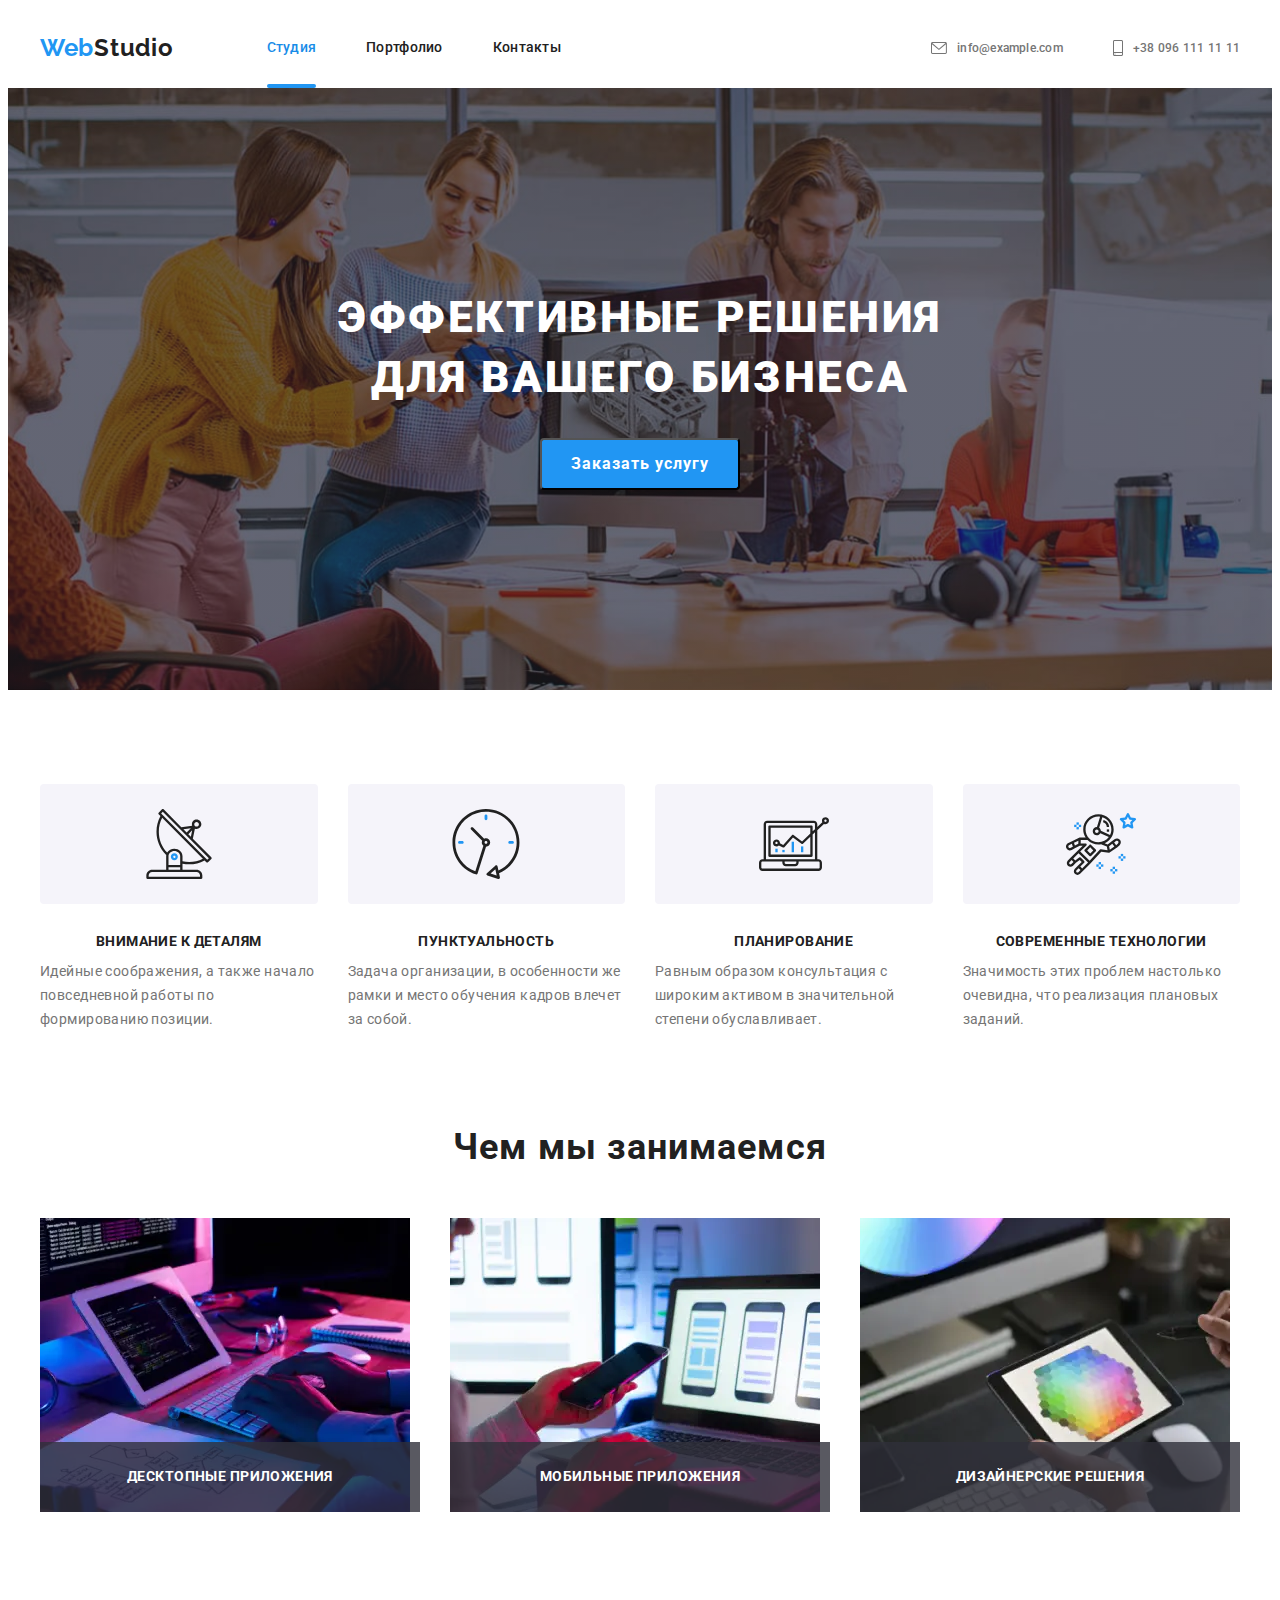
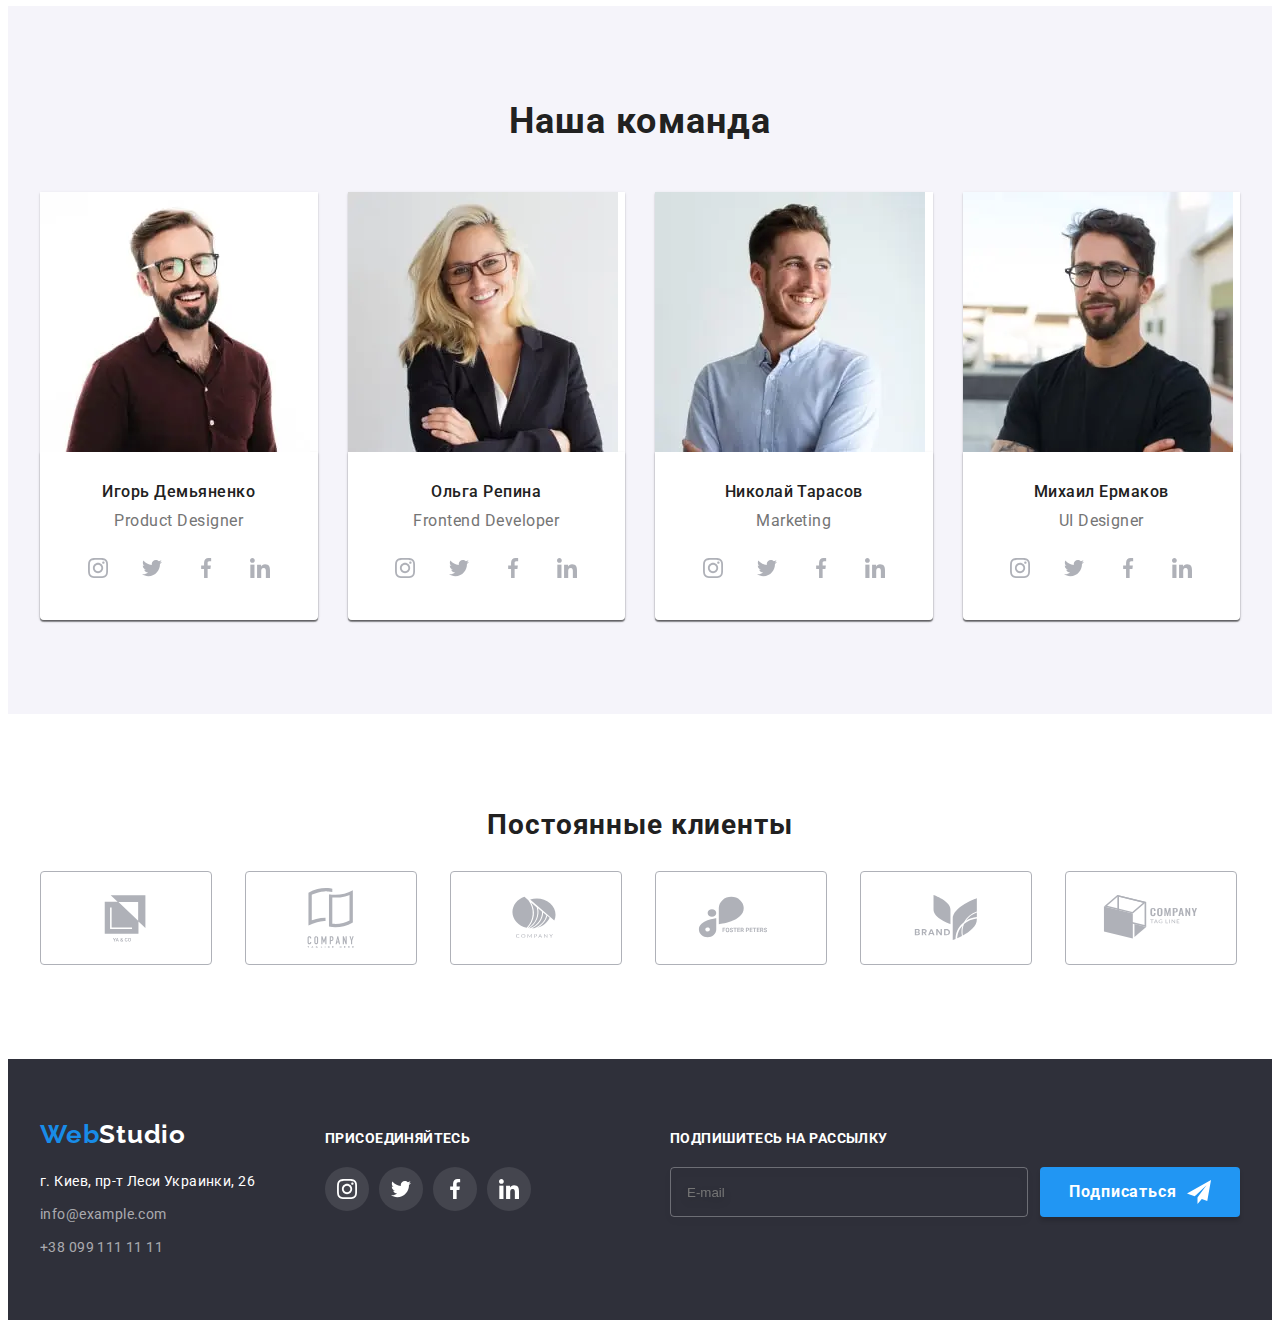
<file: index.html>
<!DOCTYPE html>
<html lang="ru">

<head>
    <meta charset="UTF-8" />
    <meta http-equiv="X-UA-Compatible" content="IE=edge" />
    <meta name="viewport" content="width=device-width, initial-scale=1.0" />
    <title>Document</title>
    <link rel="preconnect" href="https://fonts.googleapis.com">
    <link rel="preconnect" href="https://fonts.gstatic.com" crossorigin>
    <link rel="stylesheet"
        href="https://fonts.googleapis.com/css2?family=Raleway:wght@700&family=Roboto:wght@400;500;700;900&display=swap" />
    <link rel="stylesheet" href="https://cdnjs.cloudflare.com/ajax/libs/modern-normalize/1.1.0/modern-normalize.min.css"
        integrity="sha512-wpPYUAdjBVSE4KJnH1VR1HeZfpl1ub8YT/NKx4PuQ5NmX2tKuGu6U/JRp5y+Y8XG2tV+wKQpNHVUX03MfMFn9Q=="
        crossorigin="anonymous" referrerpolicy="no-referrer" />
    <link rel="stylesheet" href="./css/main.min.css" />
</head>

<body>

    <!-- HEADER -->

    <header class="header">
        <div class="container header__container">
            <a class="logo header__logo link" href="./index.html" lang="en"> <span class="logo-web">Web</span><span
                    class="logo-studio">Studio</span></a>
            <nav class="nav">
                <ul class="nav-list list">
                    <li class="nav-list__item">
                        <a class="nav-list__link link current" href="./index.html">Студия</a>
                    </li>
                    <li class="nav-list__item">
                        <a class="nav-list__link link" href="./portfolio.html">Портфолио</a>
                    </li>
                    <li class="nav-list__item">
                        <a class="nav-list__link link" href="">Контакты</a>
                    </li>
                </ul>
            </nav>
            <button class="burger-menu-btn" type="button" data-menu-open>
                <svg class="burger-menu-btn__icon" width="40" height="40">
                    <use href="./img/sprite.svg#burger-menu-icon"></use>
                </svg>
            </button>
            <ul class="contact-list list">
                <li class="contact-list__item contact-list__email">
                    <a class="contact-list__link link" href="mailto:info@example.com">
                        <svg class="contact-list__icon" width="16" height="12">
                            <use href="./img/sprite.svg#envelope"></use>
                        </svg>
                        info@example.com</a>
                </li>
                <li class="contact-list__item contact-list__phone-number">
                    <a class="contact-list__link link" href="tel:+380961111111">
                        <svg class="contact-list__icon" width="10" height="16">
                            <use href="./img/sprite.svg#smartphone"></use>
                        </svg>
                        +38 096 111 11 11</a>
                </li>
            </ul>
        </div>
        <div class="mobile-menu" data-menu>
            <!-- <div class="container mobile-menu__container"> -->
            <button class="mobile-menu__close-btn" type="button" data-menu-close>
                <svg class="mobile-menu__close-icon" width="40" height="40">
                    <use href="./img/sprite.svg#menu-close-icon"></use>
                </svg>
            </button>

            <ul class="mobile-menu__list list">
                <li class="mobile-menu__nav-item">
                    <a class="mobile-menu__link current link" href="./index.html">Студия</a>
                </li>
                <li class="mobile-menu__nav-item">
                    <a class="mobile-menu__link link" href="./portfolio.html">Портфолио</a>
                </li>
                <li class="mobile-menu__nav-item">
                    <a class="mobile-menu__link link" href="">Контакты</a>
                </li>
            </ul>

            <div>
                <ul class="mobile-menu__contact">
                    <li class="mobile-menu__number-item list">
                        <a class="mobile-menu__number-wrapper link" href="">+38 096 111 11 11</a>
                    </li>
                    <li class="mobile-menu__email-item list">
                        <a class="mobile-menu__email-wrapper link" href="">info@devstudio.com</a>
                    </li>
                </ul>
                <ul class="mobile-menu__social list">
                    <li class="mobile-menu__social-item">
                        <a class="mobile-menu__social-name link" href="">Instagram</a>
                    </li>
                    <li class="mobile-menu__social-item">
                        <a class="mobile-menu__social-name link" href="">Twitter</a>
                    </li>
                    <li class=" mobile-menu__social-item">
                        <a class="mobile-menu__social-name link" href="">Facebook</a>
                    </li>
                    <li class="mobile-menu__social-item">
                        <a class="mobile-menu__social-name link" href="">LinkedIn</a>
                    </li>
                </ul>
            </div>
            <!-- </div> -->
        </div>
    </header>

    <main>
        <!-- HERO -->

        <section class="hero">
            <div class="hero__container container">
                <h1 class="hero__name">Эффективные решения <span class="indent">для вашего
                        бизнеса</span>
                </h1>
                <button class="hero__modal-button" type="button" data-modal-open>Заказать
                    услугу</button>
            </div>
        </section>

        <!-- FEATURES -->

        <section class="features section">
            <div class="features-container container">
                <h2 hidden>Особенности</h2>
                <ul class="features-list list">
                    <li class="features-item">
                        <div class="features-wrapper">
                            <svg class="features-icon" width="70" height="70">
                                <use href="./img/sprite.svg#antenna"></use>
                            </svg>
                        </div>
                        <h3 class="features-name">Внимание к деталям</h3>
                        <p class="features-description">Идейные соображения, а также начало
                            повседневной работы по
                            формированию позиции.</p>
                    </li>
                    <li class="features-item">
                        <div class="features-wrapper">
                            <svg class="features-icon" width="70" height="70">
                                <use href="./img/sprite.svg#clock"></use>
                            </svg>
                        </div>
                        <h3 class="features-name">Пунктуальность</h3>
                        <p class="features-description">Задача организации, в особенности же рамки и
                            место обучения
                            кадров влечет за собой.</p>
                    </li>
                    <li class="features-item">
                        <div class="features-wrapper">
                            <svg class="features-icon" width="70" height="70">
                                <use href="./img/sprite.svg#diagram"></use>
                            </svg>
                        </div>
                        <h3 class="features-name">Планирование</h3>
                        <p class="features-description">Равным образом консультация с широким
                            активом в значительной
                            степени обуславливает.</p>
                    </li>
                    <li class="features-item">
                        <div class="features-wrapper">
                            <svg class="features-icon" width="70" height="70">
                                <use href="./img/sprite.svg#astronaut"></use>
                            </svg>
                        </div>
                        <h3 class="features-name">Современные технологии</h3>
                        <p class="features-description">Значимость этих проблем настолько очевидна,
                            что реализация
                            плановых заданий.</p>
                    </li>
                </ul>
            </div>
        </section>

        <!-- ABOUT -->

        <section class="about section">
            <div class="container">
                <h2 class="about-name">Чем мы занимаемся</h2>
                <ul class="about-list">
                    <li class="about-item list">
                        <div class="about-wrapper">
                            <picture>
                                <source
                                    srcset="./img/about/about1-desktop.webp 1x, ./img/about/about1-desktop@2x.webp 2x"
                                    media="(min-width: 1200px)" type="image/webp" />
                                <source
                                    srcset="./img/about/about1-desktop.jpeg 1x, ./img/about/about1-desktop@2x.jpeg 2x"
                                    media="(min-width: 1200px)" />
                                <img src="./img/about/about1-desktop.jpeg" alt="чем мы занимаемся" />
                            </picture>

                            <p class="about-overlay">Десктопные приложения</p>
                        </div>
                    </li>
                    <li class="about-item list">
                        <div class="about-wrapper">
                            <picture>
                                <source
                                    srcset="./img/about/about2-desktop.webp 1x, ./img/about/about2-desktop@2x.webp 2x"
                                    media="(min-width: 1200px)" type="image/webp" />
                                <source
                                    srcset="./img/about/about2-desktop.jpeg 1x, ./img/about/about2-desktop@2x.jpeg 2x"
                                    media="(min-width: 1200px)" />
                                <img src="./img/about/about2-desktop.jpeg" alt="чем мы занимаемся" />
                            </picture>
                            <!-- <img src="./img/studio/what_do_we_do2.jpg" alt="чем мы занимаемся2" width="370"
                            height="294" /> -->
                            <p class="about-overlay">Мобильные приложения</p>
                        </div>
                    </li>
                    <li class="about-item list">
                        <div class="about-wrapper">
                            <picture>
                                <source
                                    srcset="./img/about/about3-desktop.webp 1x, ./img/about/about3-desktop@2x.webp 2x"
                                    media="(min-width: 1200px)" type="image/webp" />
                                <source
                                    srcset="./img/about/about3-desktop.jpeg 1x, ./img/about/about3-desktop@2x.jpeg 2x"
                                    media="(min-width: 1200px)" />
                                <img src="./img/about/about3-desktop.jpeg" alt="чем мы занимаемся" />
                            </picture>
                            <!-- <img src="./img/studio/what_do_we_do3.jpg" alt="Чем мы занимаемся3" width="370"
                            height="294" /> -->
                            <p class="about-overlay">Дизайнерские решения</p>
                        </div>
                    </li>
                </ul>
            </div>
        </section>

        <!-- TEAM -->

        <section class="team section">
            <div class="container">
                <h2 class="team-main-name">Наша команда</h2>
                <ul class="team-list">
                    <li class="team-list-item list">
                        <picture>
                            <source srcset="./img/team/team1-desktop.webp 1x, ./img/team/team1-desktop@2x.webp 2x"
                                media="(min-width: 1200px)" type="image/webp" />
                            <source srcset="./img/team/team1-desktop.jpeg 1x, ./img/team/team1-desktop@2x.jpeg 2x"
                                media="(min-width: 1200px)" />
                            <source srcset="./img/team/team1-tablet.webp 1x, ./img/team/team1-tablet@2x.webp 2x"
                                media="(min-width: 768px)" type="image/webp" />
                            <source srcset="./img/team/team1-tablet.jpeg 1x, ./img/team/team1-tablet@2x.jpeg 2x"
                                media="(min-width: 768px)" />
                            <source srcset="./img/team/team1-mobile.webp 1x, ./img/team/team1-mobile@2x.webp 2x"
                                media="(max-width: 767px)" type="image/webp" />
                            <source srcset="./img/team/team1-mobile.jpeg 1x, ./img/team/team1-mobile@2x.jpeg 2x"
                                media="(max-width: 767px)" />
                            <img src="./img/team/team1-mobile.jpeg" alt="фото сотрудника нашей команды" />
                        </picture>
                        <div class="team-name-description">
                            <h3 class="team-name">Игорь Демьяненко</h3>
                            <p class="team-position">Product Designer</p>
                            <ul class="team-list-icon list">
                                <li class="team-item-icon">
                                    <a class="team-link-icon" href="">
                                        <svg class="team-icon" width="20" height="20">
                                            <use href="./img/sprite.svg#instagram"></use>
                                        </svg>
                                    </a>
                                </li>
                                <li class="team-item-icon">
                                    <a class="team-link-icon" href="">
                                        <svg class="team-icon" width="20" height="20">
                                            <use href="./img/sprite.svg#twitter"></use>
                                        </svg>
                                    </a>
                                </li>
                                <li class="team-item-icon">
                                    <a class="team-link-icon" href="">
                                        <svg class="team-icon" width="20" height="20">
                                            <use href="./img/sprite.svg#facebook"></use>
                                        </svg>
                                    </a>
                                </li>
                                <li class="team-item-icon">
                                    <a class="team-link-icon" href="">
                                        <svg class="team-icon" width="20" height="20">
                                            <use href="./img/sprite.svg#linkedin"></use>
                                        </svg>
                                    </a>
                                </li>
                            </ul>
                        </div>
                    </li>
                    <li class="team-list-item list">
                        <picture>
                            <source srcset="./img/team/team2-desktop.webp 1x, ./img/team/team2-desktop@2x.webp 2x"
                                media="(min-width: 1200px)" type="image/webp" />
                            <source srcset="./img/team/team2-desktop.jpeg 1x, ./img/team/team2-desktop@2x.jpeg 2x"
                                media="(min-width: 1200px)" />
                            <source srcset="./img/team/team2-tablet.webp 1x, ./img/team/team2-tablet@2x.webp 2x"
                                media="(min-width: 768px)" type="image/webp" />
                            <source srcset="./img/team/team2-tablet.jpeg 1x, ./img/team/team2-tablet@2x.jpeg 2x"
                                media="(min-width: 768px)" />
                            <source srcset="./img/team/team2-mobile.webp 1x, ./img/team/team2-mobile@2x.webp 2x"
                                media="(max-width: 767px)" type="image/webp" />
                            <source srcset="./img/team/team2-mobile.jpeg 1x, ./img/team/team2-mobile@2x.jpeg 2x"
                                media="(max-width: 767px)" />
                            <img src="./img/team/team2-mobile.jpeg" alt="фото сотрудника нашей команды" />
                        </picture>
                        <!-- <img src="./img/studio/our_team2.jpg" alt="фото сотрудника нашей команды" width="270"
                            height="260" /> -->
                        <div class="team-name-description">
                            <h3 class="team-name">Ольга Репина</h3>
                            <p class="team-position">Frontend Developer</p>
                            <ul class="team-list-icon list">
                                <li class="team-item-icon">
                                    <a class="team-link-icon" href="">
                                        <svg class="team-icon" width="20" height="20">
                                            <use href="./img/sprite.svg#instagram"></use>
                                        </svg>
                                    </a>
                                </li>
                                <li class="team-item-icon">
                                    <a class="team-link-icon" href="">
                                        <svg class="team-icon" width="20" height="20">
                                            <use href="./img/sprite.svg#twitter"></use>
                                        </svg>
                                    </a>
                                </li>
                                <li class="team-item-icon">
                                    <a class="team-link-icon" href="">
                                        <svg class="team-icon" width="20" height="20">
                                            <use href="./img/sprite.svg#facebook"></use>
                                        </svg>
                                    </a>
                                </li>
                                <li class="team-item-icon">
                                    <a class="team-link-icon" href="">
                                        <svg class="team-icon" width="20" height="20">
                                            <use href="./img/sprite.svg#linkedin"></use>
                                        </svg>
                                    </a>
                                </li>
                            </ul>
                        </div>
                    </li>
                    <li class="team-list-item list">
                        <picture>
                            <source srcset="./img/team/team3-desktop.webp 1x, ./img/team/team3-desktop@2x.webp 2x"
                                media="(min-width: 1200px)" type="image/webp" />
                            <source srcset="./img/team/team3-desktop.jpeg 1x, ./img/team/team3-desktop@2x.jpeg 2x"
                                media="(min-width: 1200px)" />
                            <source srcset="./img/team/team3-tablet.webp 1x, ./img/team/team3-tablet@2x.webp 2x"
                                media="(min-width: 768px)" type="image/webp" />
                            <source srcset="./img/team/team3-tablet.jpeg 1x, ./img/team/team3-tablet@2x.jpeg 2x"
                                media="(min-width: 768px)" />
                            <source srcset="./img/team/team3-mobile.webp 1x, ./img/team/team3-mobile@2x.webp 2x"
                                media="(max-width: 767px)" type="image/webp" />
                            <source srcset="./img/team/team3-mobile.jpeg 1x, ./img/team/team3-mobile@2x.jpeg 2x"
                                media="(max-width: 767px)" />
                            <img src="./img/team/team3-mobile.jpeg" alt="фото сотрудника нашей команды" />
                        </picture>
                        <!-- <img src="./img/studio/our_team3.jpg" alt="фото сотрудника нашей команды" width="270"
                            height="260" /> -->
                        <div class="team-name-description">
                            <h3 class="team-name">Николай Тарасов</h3>
                            <p class="team-position">Marketing</p>
                            <ul class="team-list-icon list">
                                <li class="team-item-icon">
                                    <a class="team-link-icon" href="">
                                        <svg class="team-icon" width="20" height="20">
                                            <use href="./img/sprite.svg#instagram"></use>
                                        </svg>
                                    </a>
                                </li>
                                <li class="team-item-icon">
                                    <a class="team-link-icon" href="">
                                        <svg class="team-icon" width="20" height="20">
                                            <use href="./img/sprite.svg#twitter"></use>
                                        </svg>
                                    </a>
                                </li>
                                <li class="team-item-icon">
                                    <a class="team-link-icon" href="">
                                        <svg class="team-icon" width="20" height="20">
                                            <use href="./img/sprite.svg#facebook"></use>
                                        </svg>
                                    </a>
                                </li>
                                <li class="team-item-icon">
                                    <a class="team-link-icon" href="">
                                        <svg class="team-icon" width="20" height="20">
                                            <use href="./img/sprite.svg#linkedin"></use>
                                        </svg>
                                    </a>
                                </li>
                            </ul>
                        </div>
                    </li>
                    <li class="team-list-item list">
                        <picture>
                            <source srcset="./img/team/team4-desktop.webp 1x, ./img/team/team4-desktop@2x.webp 2x"
                                media="(min-width: 1200px)" type="image/webp" />
                            <source srcset="./img/team/team4-desktop.jpeg 1x, ./img/team/team4-desktop@2x.jpeg 2x"
                                media="(min-width: 1200px)" />
                            <source srcset="./img/team/team4-tablet.webp 1x, ./img/team/team4-tablet@2x.webp 2x"
                                media="(min-width: 768px)" type="image/webp" />
                            <source srcset="./img/team/team4-tablet.jpeg 1x, ./img/team/team4-tablet@2x.jpeg 2x"
                                media="(min-width: 768px)" />
                            <source srcset="./img/team/team4-mobile.webp 1x, ./img/team/team4-mobile@2x.webp 2x"
                                media="(max-width: 767px)" type="image/webp" />
                            <source srcset="./img/team/team4-mobile.jpeg 1x, ./img/team/team4-mobile@2x.jpeg 2x"
                                media="(max-width: 767px)" />
                            <img src="./img/team/team4-mobile.jpeg" alt="фото сотрудника нашей команды" />
                        </picture>
                        <!-- <img src="./img/studio/our_team4.jpg" alt="фото сотрудника нашей команды" width="270"
                            height="260" /> -->
                        <div class="team-name-description">
                            <h3 class="team-name">Михаил Ермаков</h3>
                            <p class="team-position">UI Designer</p>
                            <ul class="team-list-icon list">
                                <li class="team-item-icon">
                                    <a class="team-link-icon" href="">
                                        <svg class="team-icon" width="20" height="20">
                                            <use href="./img/sprite.svg#instagram"></use>
                                        </svg>
                                    </a>
                                </li>
                                <li class="team-item-icon">
                                    <a class="team-link-icon" href="">
                                        <svg class="team-icon" width="20" height="20">
                                            <use href="./img/sprite.svg#twitter"></use>
                                        </svg>
                                    </a>
                                </li>
                                <li class="team-item-icon">
                                    <a class="team-link-icon" href="">
                                        <svg class="team-icon" width="20" height="20">
                                            <use href="./img/sprite.svg#facebook"></use>
                                        </svg>
                                    </a>
                                </li>
                                <li class="team-item-icon">
                                    <a class="team-link-icon" href="">
                                        <svg class="team-icon" width="20" height="20">
                                            <use href="./img/sprite.svg#linkedin"></use>
                                        </svg>
                                    </a>
                                </li>
                            </ul>
                        </div>
                    </li>
                </ul>
            </div>
        </section>

        <!-- CLIENTS -->

        <section class="clients section">
            <div class="container">
                <h2 class="clients-name">Постоянные клиенты</h2>
                <ul class="clients-list list">
                    <li class="clients-item">
                        <a class="clients-link" href="">
                            <svg class="clients-icon" width="106" height="60">
                                <use href="./img/sprite.svg#yaco"></use>
                            </svg>
                        </a>
                    </li>
                    <li class="clients-item">
                        <a class="clients-link" href="">
                            <svg class="clients-icon" width="106" height="60">
                                <use href="./img/sprite.svg#tagline-here"></use>
                            </svg>
                        </a>
                    </li>
                    <li class="clients-item">
                        <a class="clients-link" href="">
                            <svg class="clients-icon" width="106" height="60">
                                <use href="./img/sprite.svg#company"></use>
                            </svg>
                        </a>
                    </li>
                    <li class="clients-item">
                        <a class="clients-link" href="">
                            <svg class="clients-icon" width="106" height="60">
                                <use href="./img/sprite.svg#foster-peters"></use>
                            </svg>
                        </a>
                    </li>
                    <li class="clients-item">
                        <a class="clients-link" href="">
                            <svg class="clients-icon" width="106" height="60">
                                <use href="./img/sprite.svg#brand"></use>
                            </svg>
                        </a>
                    </li>
                    <li class="clients-item">
                        <a class="clients-link" href="">
                            <svg class="clients-icon" width="106" height="60">
                                <use href="./img/sprite.svg#tagline"></use>
                            </svg>
                        </a>
                    </li>
                </ul>
            </div>
        </section>

    </main>

    <!-- FOOTER -->

    <footer class="footer section">
        <div class="footer-container container">
            <div class="footer-container-wrapper">
                <div class="footer-container-address">
                    <a class="footer-logo link" href="./index.html"> Web<span class="studio">Studio</span></a>
                    <address class="footer-address">
                        <ul class="footer-list list">
                            <li class="footer-item">
                                <a class="footer-link link address" href="https://goo.gl/maps/jyejHvnzvNFhB9y47">г.
                                    Киев,
                                    пр-т
                                    Леси
                                    Украинки, 26</a>
                            </li>
                            <li class="footer-item">
                                <a class="footer-link link" href="mailto:info@example.com">info@example.com</a>
                            </li>
                            <li class="footer-item">
                                <a class="footer-link link" href="tel:+380991111111">+38 099 111
                                    11 11</a>
                            </li>
                        </ul>
                    </address>
                </div>
                <div class="footer-container-icon">
                    <p class="footer-invite">присоединяйтесь</p>
                    <ul class="footer-list-icon list">
                        <li class="footer-item-icon">
                            <a class="footer-link-icon instagram" href="">
                                <svg class="footer-icon" width="20" height="20">
                                    <use href="./img/sprite.svg#instagram"></use>
                                </svg>
                            </a>
                        </li>
                        <li class="footer-item-icon">
                            <a class="footer-link-icon twitter" href="">
                                <svg class="footer-icon" width="20" height="20">
                                    <use href="./img/sprite.svg#twitter"></use>
                                </svg>
                            </a>
                        </li>
                        <li class="footer-item-icon">
                            <a class="footer-link-icon facebook" href="">
                                <svg class="footer-icon" width="20" height="20">
                                    <use href="./img/sprite.svg#facebook"></use>
                                </svg>
                            </a>
                        </li>
                        <li class="footer-item-icon">
                            <a class="footer-link-icon linkedin" href="">
                                <svg class="footer-icon" width="20" height="20">
                                    <use href="./img/sprite.svg#linkedin"></use>
                                </svg>
                            </a>
                        </li>
                    </ul>
                </div>
            </div>
            <form class="subscribe-form">
                <p class="subscribe-name">Подпишитесь на рассылку</p>
                <div class="subscribe-wrapper">
                    <input class="subscribe-input" type="text" name="subscribe" id="sbscr" placeholder="E-mail" />
                    <button class="subscribe-btn" type="submit">Подписаться
                        <svg class="subscribe-icon" width="24" height="24">
                            <use href="./img/sprite.svg#icon-subscribe"></use>
                        </svg>
                    </button>
                </div>
            </form>
        </div>
    </footer>

    <div class="backdrop is-hidden" data-modal>
        <div class="modal">
            <button class="modal-close" type="button" data-modal-close>
                <svg class="close-icon" width="11" height="11">
                    <use href="./img/sprite.svg#close-icon"></use>
                </svg>
            </button>
            <p class="modal-text">Оставьте свои данные, мы вам перезвоним</p>
            <form class="contact-form">
                <label class="contact-form-field" for="name">Имя</label>
                <span class="contact-form-input-wrapper">
                    <input type="text" name="user-name" class="contact-form-input" id="name" autofocus required
                        minlength="3" maxlength="10" pattern="^[a-zA-Z]+$" />
                    <svg class="icon-contact-form" width="18" height="18">
                        <use href="./img/sprite.svg#icon-user-name-modal"></use>
                    </svg>
                </span>

                <label class="contact-form-field" for="phone">Телефон</label>
                <span class="contact-form-input-wrapper">
                    <input type="tel" name="user-phone" class="contact-form-input" id="phone" required minlength="6"
                        maxlength="10" />
                    <svg class="icon-contact-form" width="18" height="18">
                        <use href="./img/sprite.svg#icon-user-phone-modal"></use>
                    </svg>

                </span>

                <label class="contact-form-field" for="email">Почта</label>
                <span class="contact-form-input-wrapper">
                    <input type="email" name="user-email" class="contact-form-input" id="email" />
                    <svg class="icon-contact-form" width="18" height="18">
                        <use href="./img/sprite.svg#icon-user-email-modal"></use>
                    </svg>
                </span>

                <label class="contact-form-field" for="comments">Комментарий</label>
                <textarea name="comments-field" class="contact-form-message" id="comments"
                    placeholder="Введите текст"></textarea>

                <div class="contact-form-checkbox-wrapper">
                    <input type="checkbox" name="accept-policy" class="chackbox-accept-policy visually-hidden"
                        id="message" required />
                    <label for="message" class="contact-form-checkbox-agreement">Соглашаюсь с
                        рассылкой и принимаю&nbsp;
                        <a class="policy" href="">Условия договора</a>
                    </label>
                </div>
                <button class="contact-form-submit-btn" type="submit">Отправить</button>
            </form>
        </div>
    </div>
    <script src="./js/modal.js"></script>
    <script src="./js/menu.js"></script>
</body>

</html>
</file>
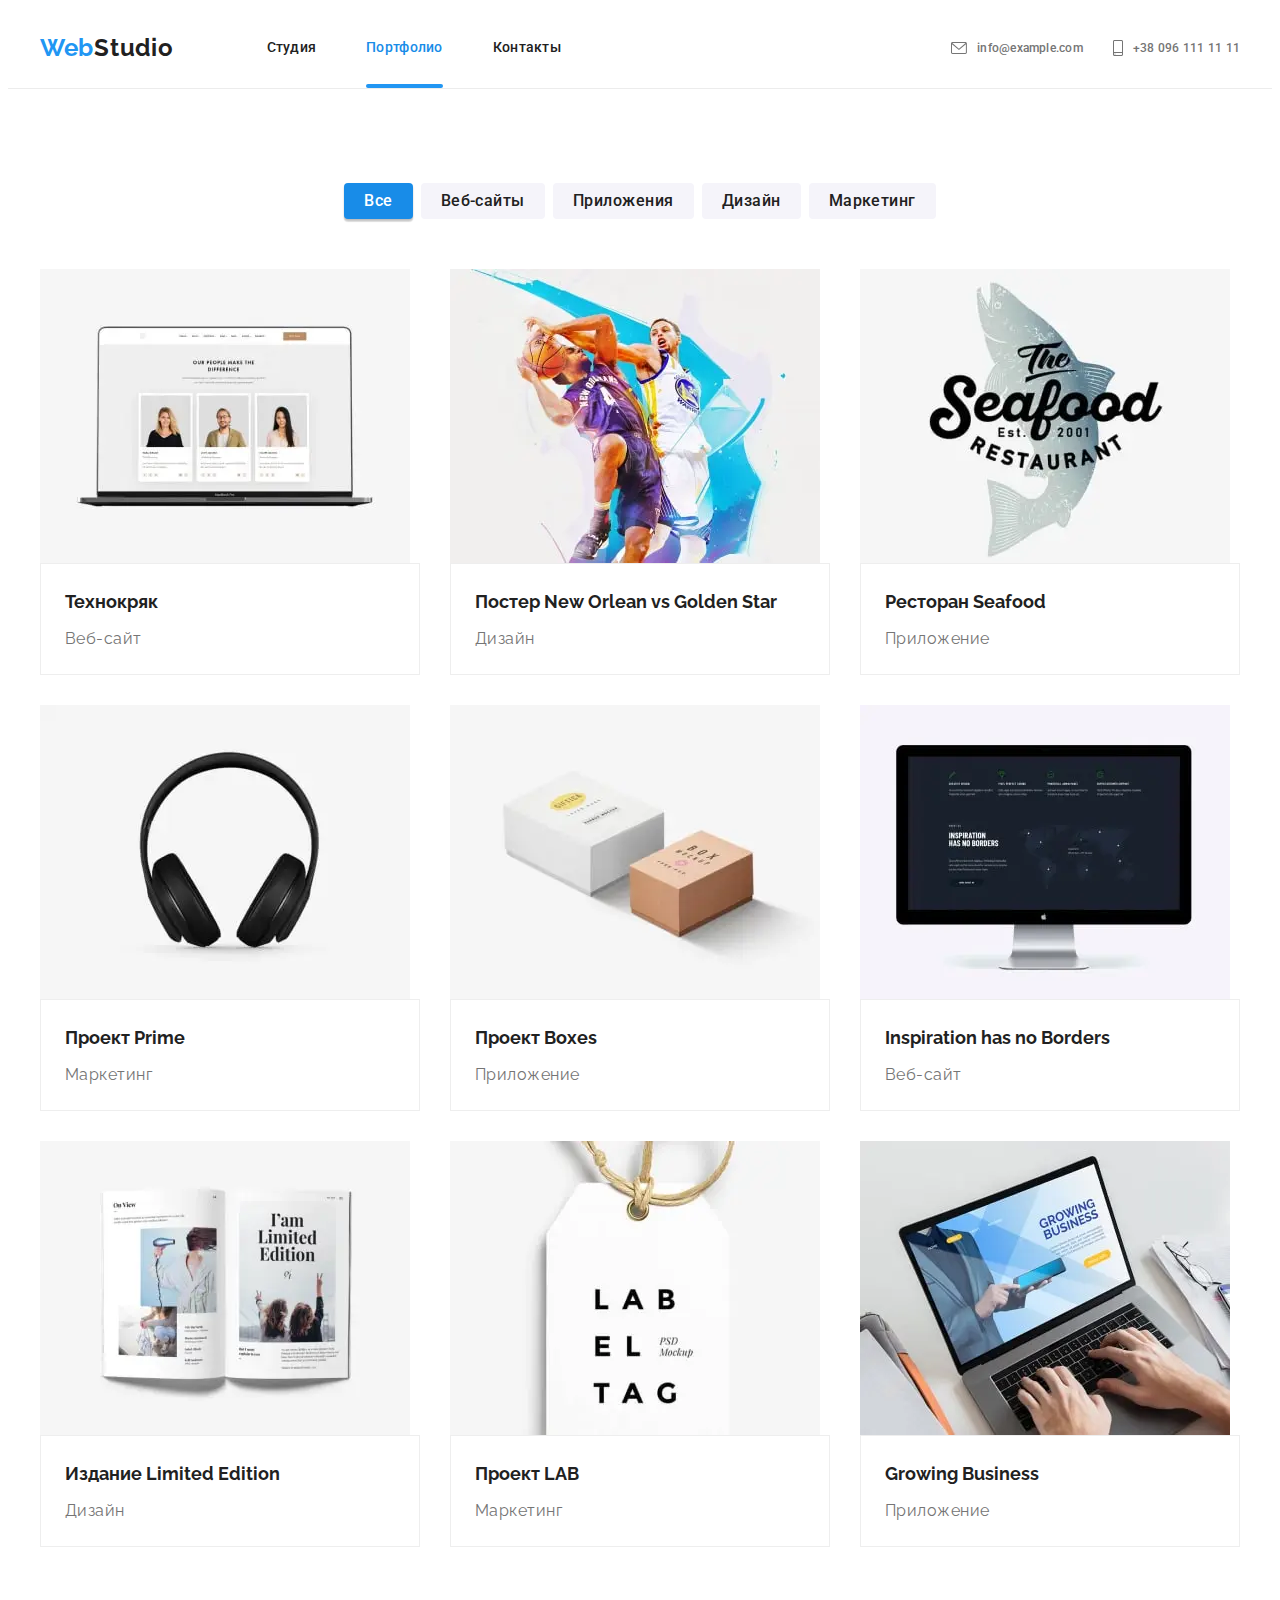
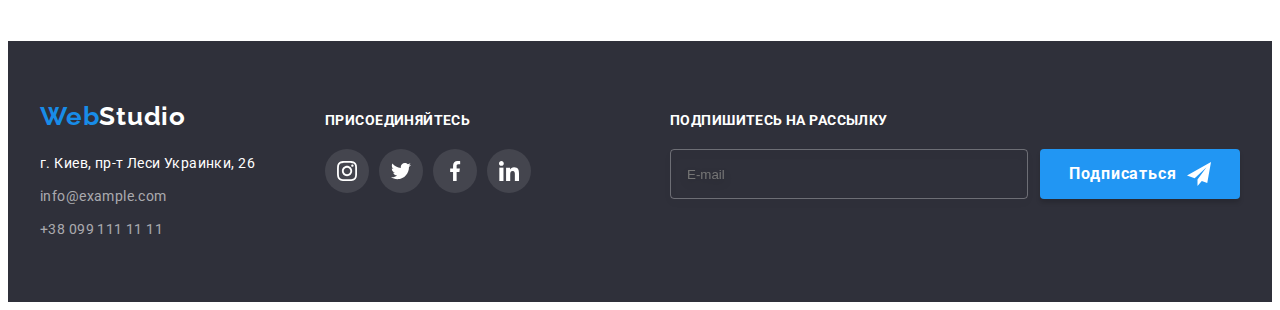
<file: portfolio.html>
<!DOCTYPE html>
<html lang="ru">

<head>
    <meta charset="UTF-8" />
    <meta http-equiv="X-UA-Compatible" content="IE=edge" />
    <meta name="viewport" content="width=device-width, initial-scale=1.0" />
    <title>Document</title>
    <link rel="preconnect" href="https://fonts.googleapis.com">
    <link rel="preconnect" href="https://fonts.gstatic.com" crossorigin>
    <link
        href="https://fonts.googleapis.com/css2?family=Raleway:wght@700&family=Roboto:wght@400;500;700;900&display=swap"
        rel="stylesheet" />
    <link rel="stylesheet" href="https://cdnjs.cloudflare.com/ajax/libs/modern-normalize/1.1.0/modern-normalize.min.css"
        integrity="sha512-wpPYUAdjBVSE4KJnH1VR1HeZfpl1ub8YT/NKx4PuQ5NmX2tKuGu6U/JRp5y+Y8XG2tV+wKQpNHVUX03MfMFn9Q=="
        crossorigin="anonymous" referrerpolicy="no-referrer" />
    <link rel="stylesheet" href="./css/portfolio.min.css" />
</head>

<body>

    <!-- HEADER -->

    <header class="header">
        <div class="container header__container">
            <a class="logo header__logo link" href="./index.html" lang="en"> <span class="logo-web">Web</span><span
                    class="logo-studio">Studio</span></a>
            <nav class="nav">
                <ul class="nav-list list">
                    <li class="nav-list__item">
                        <a class="nav-list__link link" href="./index.html">Студия</a>
                    </li>
                    <li class="nav-list__item">
                        <a class="nav-list__link link current" href="./portfolio.html">Портфолио</a>
                    </li>
                    <li class="nav-list__item">
                        <a class="nav-list__link link" href="">Контакты</a>
                    </li>
                </ul>
            </nav>
            <button class="burger-menu-btn" type="button" data-menu-open>
                <svg class="burger-menu-btn__icon" width="40" height="40">
                    <use href="./img/sprite.svg#burger-menu-icon"></use>
                </svg>
            </button>
            <ul class="contact-list list">
                <li class="contact-list__item contact-list__email">
                    <a class="contact-list__link link" href="mailto:info@example.com">
                        <svg class="contact-list__icon" width="16" height="12">
                            <use href="./img/sprite.svg#envelope"></use>
                        </svg>
                        info@example.com</a>
                </li>
                <li class="contact-list__item ontact-list__phone-number">
                    <a class="contact-list__link link" href="tel:+380961111111">
                        <svg class="contact-list__icon" width="10" height="16">
                            <use href="./img/sprite.svg#smartphone"></use>
                        </svg>
                        +38 096 111 11 11</a>
                </li>
            </ul>
        </div>
        <div class="mobile-menu" data-menu>
            <!-- <div class="container mobile-menu__container"> -->
            <button class="mobile-menu__close-btn" type="button" data-menu-close>
                <svg class="mobile-menu__close-icon" width="40" height="40">
                    <use href="./img/sprite.svg#menu-close-icon"></use>
                </svg>
            </button>

            <ul class="mobile-menu__list list">
                <li class="mobile-menu__nav-item">
                    <a class="mobile-menu__link current link" href="./index.html">Студия</a>
                </li>
                <li class="mobile-menu__nav-item">
                    <a class="mobile-menu__link link" href="./portfolio.html">Портфолио</a>
                </li>
                <li class="mobile-menu__nav-item">
                    <a class="mobile-menu__link link" href="">Контакты</a>
                </li>
            </ul>

            <div>
                <ul class="mobile-menu__contact">
                    <li class="mobile-menu__number-item list">
                        <a class="mobile-menu__number-wrapper link" href="">+38 096 111 11 11</a>
                    </li>
                    <li class="mobile-menu__email-item list">
                        <a class="mobile-menu__email-wrapper link" href="">info@devstudio.com</a>
                    </li>
                </ul>
                <ul class="mobile-menu__social list">
                    <li class="mobile-menu__social-item">
                        <a class="mobile-menu__social-name link" href="">Instagram</a>
                    </li>
                    <li class="mobile-menu__social-item">
                        <a class="mobile-menu__social-name link" href="">Twitter</a>
                    </li>
                    <li class=" mobile-menu__social-item">
                        <a class="mobile-menu__social-name link" href="">Facebook</a>
                    </li>
                    <li class="mobile-menu__social-item">
                        <a class="mobile-menu__social-name link" href="">LinkedIn</a>
                    </li>
                </ul>
            </div>
            <!-- </div> -->
        </div>
    </header>

    <!-- PORTFOLIO-->

    <section class="portfolio section">
        <div class="portfolio-container container">
            <h2 hidden>portfolio-navigation</h2>
            <ul class="portfolio-list-btn list">
                <li class="portfolio-list-btn__item">
                    <button class="portfolio-button link current" type="button">Все</button>
                </li>
                <li class="portfolio-list-btn__item">
                    <button class="portfolio-button link" type="button">Веб-сайты</button>
                </li>
                <li class="portfolio-list-btn__item">
                    <button class="portfolio-button link" type="button">Приложения</button>
                </li>
                <li class="portfolio-list-btn__item">
                    <button class="portfolio-button link" type="button">Дизайн</button>
                </li>
                <li class="portfolio-list-btn__item">
                    <button class="portfolio-button link" type="button">Маркетинг</button>
                </li>
            </ul>
            <ul class="portfolio-list list">
                <li class="portfolio-item">
                    <a class="portfolio-link link" href="">
                        <div class="portfolio-item-wrapper">
                            <picture>
                                <source
                                    srcset="./img/portfolio/portfolio1-desktop.webp 1x, ./img/portfolio/portfolio1-desktop@2x.webp 2x"
                                    media="(min-width: 1200px)" type="image/webp" />
                                <source
                                    srcset="./img/portfolio/portfolio1-desktop.jpeg 1x, ./img/portfolio/portfolio1-desktop@2x.jpeg 2x"
                                    media="(min-width: 1200px)" />
                                <source
                                    srcset="./img/portfolio/portfolio1-tablet.webp 1x, ./img/portfolio/portfolio1-tablet@2x.webp 2x"
                                    media="(min-width: 768px)" type="image/webp" />
                                <source
                                    srcset="./img/portfolio/portfolio1-tablet.jpeg 1x, ./img/portfolio/portfolio1-tablet@2x.jpeg 2x"
                                    media="(min-width: 768px)" />
                                <source
                                    srcset="./img/portfolio/portfolio1-mobile.webp 1x, ./img/portfolio/portfolio1-mobile@2x.webp 2x"
                                    media="(max-width: 467px)" type="image/webp" />
                                <source
                                    srcset="./img/portfolio/portfolio1-mobile.jpeg 1x, ./img/portfolio/portfolio1-mobile@2x.jpeg 2x"
                                    media="(max-width: 467px)" />
                                <img src="./img/portfolio/portfolio1-mobile.jpeg" alt="poster1">
                            </picture>
                            <p class="portfolio-overlay">Ресурс предлагает комплексные предложения с разным уровнем
                                функционала и
                                сервисов. Все это
                                позволит посетителю получить
                                исчерпывающие сведения о компании или частном лице.
                            </p>
                        </div>
                        <div class="portfolio-subsribe">
                            <h3 class="portfolio-subsribe-item">Технокряк</h3>
                            <p class="portfolio-type-list portfolio-type-list-desktop-mode">Веб-сайт</p>
                        </div>
                    </a>
                </li>
                <li class="portfolio-item">
                    <a class="portfolio-link link" href="">
                        <div class="portfolio-item-wrapper">
                            <picture>
                                <source
                                    srcset="./img/portfolio/portfolio2-desktop.webp 1x, ./img/portfolio/portfolio2-desktop@2x.webp 2x"
                                    media="(min-width: 1200px)" type="image/webp" />
                                <source
                                    srcset="./img/portfolio/portfolio2-desktop.jpeg 1x, ./img/portfolio/portfolio2-desktop@2x.jpeg 2x"
                                    media="(min-width: 1200px)" />
                                <source
                                    srcset="./img/portfolio/portfolio2-tablet.webp 1x, ./img/portfolio/portfolio2-tablet@2x.webp 2x"
                                    media="(min-width: 768px)" type="image/webp" />
                                <source
                                    srcset="./img/portfolio/portfolio2-tablet.jpeg 1x, ./img/portfolio/portfolio2-tablet@2x.jpeg 2x"
                                    media="(min-width: 768px)" />
                                <source
                                    srcset="./img/portfolio/portfolio2-mobile.webp 1x, ./img/portfolio/portfolio2-mobile@2x.webp 2x"
                                    media="(max-width: 467px)" type="image/webp" />
                                <source
                                    srcset="./img/portfolio/portfolio2-mobile.jpeg 1x, ./img/portfolio/portfolio2-mobile@2x.jpeg 2x"
                                    media="(max-width: 467px)" />
                                <img src="./img/portfolio/portfolio2-mobile.jpeg" alt="poster2">
                            </picture>
                            <p class="portfolio-overlay">Ресурс предлагает комплексные предложения с разным уровнем
                                функционала и
                                сервисов. Все это
                                позволит посетителю получить
                                исчерпывающие сведения о компании или частном лице.
                            </p>
                        </div>
                        <div class="portfolio-subsribe">
                            <h3 class="portfolio-subsribe-item">Постер New Orlean vs Golden Star</h3>
                            <p class="portfolio-type-list">Дизайн</p>
                        </div>
                    </a>
                </li>
                <li class="portfolio-item">
                    <a class="portfolio-link link" href="">
                        <div class="portfolio-item-wrapper">
                            <picture>
                                <source
                                    srcset="./img/portfolio/portfolio3-desktop.webp 1x, ./img/portfolio/portfolio3-desktop@2x.webp 2x"
                                    media="(min-width: 1200px)" type="image/webp" />
                                <source
                                    srcset="./img/portfolio/portfolio3-desktop.jpeg 1x, ./img/portfolio/portfolio3-desktop@2x.jpeg 2x"
                                    media="(min-width: 1200px)" />
                                <source
                                    srcset="./img/portfolio/portfolio3-tablet.webp 1x, ./img/portfolio/portfolio3-tablet@2x.webp 2x"
                                    media="(min-width: 768px)" type="image/webp" />
                                <source
                                    srcset="./img/portfolio/portfolio3-tablet.jpeg 1x, ./img/portfolio/portfolio3-tablet@2x.jpeg 2x"
                                    media="(min-width: 768px)" />
                                <source
                                    srcset="./img/portfolio/portfolio3-mobile.webp 1x, ./img/portfolio/portfolio3-mobile@2x.webp 2x"
                                    media="(max-width: 467px)" type="image/webp" />
                                <source
                                    srcset="./img/portfolio/portfolio3-mobile.jpeg 1x, ./img/portfolio/portfolio3-mobile@2x.jpeg 2x"
                                    media="(max-width: 467px)" />
                                <img src="./img/portfolio/portfolio3-mobile.jpeg" alt="poster3">
                            </picture>
                            <p class="portfolio-overlay">Ресурс предлагает комплексные предложения с разным уровнем
                                функционала и
                                сервисов. Все это
                                позволит посетителю получить
                                исчерпывающие сведения о компании или частном лице.
                            </p>
                        </div>
                        <div class="portfolio-subsribe">
                            <h3 class="portfolio-subsribe-item">Ресторан Seafood</h3>
                            <p class="portfolio-type-list">Приложение</p>
                        </div>
                    </a>
                </li>
                <li class="portfolio-item">
                    <a class="portfolio-link link" href="">
                        <div class="portfolio-item-wrapper">
                            <picture>
                                <source
                                    srcset="./img/portfolio/portfolio4-desktop.webp 1x, ./img/portfolio/portfolio4-desktop@2x.webp 2x"
                                    media="(min-width: 1200px)" type="image/webp" />
                                <source
                                    srcset="./img/portfolio/portfolio4-desktop.jpeg 1x, ./img/portfolio/portfolio4-desktop@2x.jpeg 2x"
                                    media="(min-width: 1200px)" />
                                <source
                                    srcset="./img/portfolio/portfolio4-tablet.webp 1x, ./img/portfolio/portfolio4-tablet@2x.webp 2x"
                                    media="(min-width: 768px)" type="image/webp" />
                                <source
                                    srcset="./img/portfolio/portfolio4-tablet.jpeg 1x, ./img/portfolio/portfolio4-tablet@2x.jpeg 2x"
                                    media="(min-width: 768px)" />
                                <source
                                    srcset="./img/portfolio/portfolio4-mobile.webp 1x, ./img/portfolio/portfolio4-mobile@2x.webp 2x"
                                    media="(max-width: 467px)" type="image/webp" />
                                <source
                                    srcset="./img/portfolio/portfolio4-mobile.jpeg 1x, ./img/portfolio/portfolio4-mobile@2x.jpeg 2x"
                                    media="(max-width: 467px)" />
                                <img src="./img/portfolio/portfolio4-mobile.jpeg" alt="poster4">
                            </picture>
                            <!-- <img src="./img/portfolio/poster4.jpg" alt="poster4" width="370" height="294"> -->
                            <p class="portfolio-overlay">Ресурс предлагает комплексные предложения с разным уровнем
                                функционала и
                                сервисов. Все это
                                позволит посетителю получить
                                исчерпывающие сведения о компании или частном лице.
                            </p>
                        </div>
                        <div class="portfolio-subsribe">
                            <h3 class="portfolio-subsribe-item">Проект Prime</h3>
                            <p class="portfolio-type-list">Маркетинг</p>
                        </div>
                    </a>
                </li>
                <li class="portfolio-item">
                    <a class="portfolio-link link" href="">
                        <div class="portfolio-item-wrapper">
                            <picture>
                                <source
                                    srcset="./img/portfolio/portfolio5-desktop.webp 1x, ./img/portfolio/portfolio5-desktop@2x.webp 2x"
                                    media="(min-width: 1200px)" type="image/webp" />
                                <source
                                    srcset="./img/portfolio/portfolio5-desktop.jpeg 1x, ./img/portfolio/portfolio5-desktop@2x.jpeg 2x"
                                    media="(min-width: 1200px)" />
                                <source
                                    srcset="./img/portfolio/portfolio5-tablet.webp 1x, ./img/portfolio/portfolio5-tablet@2x.webp 2x"
                                    media="(min-width: 768px)" type="image/webp" />
                                <source
                                    srcset="./img/portfolio/portfolio5-tablet.jpeg 1x, ./img/portfolio/portfolio5-tablet@2x.jpeg 2x"
                                    media="(min-width: 768px)" />
                                <source
                                    srcset="./img/portfolio/portfolio5-mobile.webp 1x, ./img/portfolio/portfolio5-mobile@2x.webp 2x"
                                    media="(max-width: 467px)" type="image/webp" />
                                <source
                                    srcset="./img/portfolio/portfolio5-mobile.jpeg 1x, ./img/portfolio/portfolio5-mobile@2x.jpeg 2x"
                                    media="(max-width: 467px)" />
                                <img src="./img/portfolio/portfolio5-mobile.jpeg" alt="poster5">
                            </picture>
                            <!-- <img src="./img/portfolio/poster5.jpg" alt="poster5" width="370" height="294"> -->
                            <p class="portfolio-overlay">Ресурс предлагает комплексные предложения с разным уровнем
                                функционала и
                                сервисов. Все это
                                позволит посетителю получить
                                исчерпывающие сведения о компании или частном лице.
                            </p>
                        </div>
                        <div class="portfolio-subsribe">
                            <h3 class="portfolio-subsribe-item">Проект Boxes</h3>
                            <p class="portfolio-type-list">Приложение</p>
                        </div>
                    </a>
                </li>
                <li class="portfolio-item">
                    <a class="portfolio-link link" href="">
                        <div class="portfolio-item-wrapper">
                            <picture>
                                <source
                                    srcset="./img/portfolio/portfolio6-desktop.webp 1x, ./img/portfolio/portfolio6-desktop@2x.webp 2x"
                                    media="(min-width: 1200px)" type="image/webp" />
                                <source
                                    srcset="./img/portfolio/portfolio6-desktop.jpeg 1x, ./img/portfolio/portfolio6-desktop@2x.jpeg 2x"
                                    media="(min-width: 1200px)" />
                                <source
                                    srcset="./img/portfolio/portfolio6-tablet.webp 1x, ./img/portfolio/portfolio6-tablet@2x.webp 2x"
                                    media="(min-width: 768px)" type="image/webp" />
                                <source
                                    srcset="./img/portfolio/portfolio6-tablet.jpeg 1x, ./img/portfolio/portfolio6-tablet@2x.jpeg 2x"
                                    media="(min-width: 768px)" />
                                <source
                                    srcset="./img/portfolio/portfolio6-mobile.webp 1x, ./img/portfolio/portfolio6-mobile@2x.webp 2x"
                                    media="(max-width: 467px)" type="image/webp" />
                                <source
                                    srcset="./img/portfolio/portfolio6-mobile.jpeg 1x, ./img/portfolio/portfolio6-mobile@2x.jpeg 2x"
                                    media="(max-width: 467px)" />
                                <img src="./img/portfolio/portfolio6-mobile.jpeg" alt="poster6">
                            </picture>
                            <!-- <img src="./img/portfolio/poster6.jpg" alt="poster6" width="370" height="294"> -->
                            <p class="portfolio-overlay">Ресурс предлагает комплексные предложения с разным уровнем
                                функционала и
                                сервисов. Все это
                                позволит посетителю получить
                                исчерпывающие сведения о компании или частном лице.
                            </p>
                        </div>
                        <div class="portfolio-subsribe">
                            <h3 class="portfolio-subsribe-item">Inspiration has no Borders</h3>
                            <p class="portfolio-type-list">Веб-сайт</p>
                        </div>
                    </a>
                </li>
                <li class="portfolio-item">
                    <a class="portfolio-link link" href="">
                        <div class="portfolio-item-wrapper">
                            <picture>
                                <source
                                    srcset="./img/portfolio/portfolio7-desktop.webp 1x, ./img/portfolio/portfolio7-desktop@2x.webp 2x"
                                    media="(min-width: 1200px)" type="image/webp" />
                                <source
                                    srcset="./img/portfolio/portfolio7-desktop.jpeg 1x, ./img/portfolio/portfolio7-desktop@2x.jpeg 2x"
                                    media="(min-width: 1200px)" />
                                <source
                                    srcset="./img/portfolio/portfolio7-tablet.webp 1x, ./img/portfolio/portfolio7-tablet@2x.webp 2x"
                                    media="(min-width: 768px)" type="image/webp" />
                                <source
                                    srcset="./img/portfolio/portfolio7-tablet.jpeg 1x, ./img/portfolio/portfolio7-tablet@2x.jpeg 2x"
                                    media="(min-width: 768px)" />
                                <source
                                    srcset="./img/portfolio/portfolio7-mobile.webp 1x, ./img/portfolio/portfolio7-mobile@2x.webp 2x"
                                    media="(max-width: 467px)" type="image/webp" />
                                <source
                                    srcset="./img/portfolio/portfolio7-mobile.jpeg 1x, ./img/portfolio/portfolio7-mobile@2x.jpeg 2x"
                                    media="(max-width: 467px)" />
                                <img src="./img/portfolio/portfolio7-mobile.jpeg" alt="poster7">
                            </picture>
                            <!-- <img src="./img/portfolio/poster7.jpg" alt="poster7" width="370" height="294"> -->
                            <p class="portfolio-overlay">Ресурс предлагает комплексные предложения с разным уровнем
                                функционала и
                                сервисов. Все это
                                позволит посетителю получить
                                исчерпывающие сведения о компании или частном лице.
                            </p>
                        </div>
                        <div class="portfolio-subsribe">
                            <h3 class="portfolio-subsribe-item">Издание Limited Edition</h3>
                            <p class="portfolio-type-list">Дизайн</p>
                        </div>
                    </a>
                </li>
                <li class="portfolio-item">
                    <a class="portfolio-link link" href="">
                        <div class="portfolio-item-wrapper">
                            <picture>
                                <source
                                    srcset="./img/portfolio/portfolio8-desktop.webp 1x, ./img/portfolio/portfolio8-desktop@2x.webp 2x"
                                    media="(min-width: 1200px)" type="image/webp" />
                                <source
                                    srcset="./img/portfolio/portfolio8-desktop.jpeg 1x, ./img/portfolio/portfolio8-desktop@2x.jpeg 2x"
                                    media="(min-width: 1200px)" />
                                <source
                                    srcset="./img/portfolio/portfolio8-tablet.webp 1x, ./img/portfolio/portfolio8-tablet@2x.webp 2x"
                                    media="(min-width: 768px)" type="image/webp" />
                                <source
                                    srcset="./img/portfolio/portfolio8-tablet.jpeg 1x, ./img/portfolio/portfolio8-tablet@2x.jpeg 2x"
                                    media="(min-width: 768px)" />
                                <source
                                    srcset="./img/portfolio/portfolio8-mobile.webp 1x, ./img/portfolio/portfolio8-mobile@2x.webp 2x"
                                    media="(max-width: 467px)" type="image/webp" />
                                <source
                                    srcset="./img/portfolio/portfolio8-mobile.jpeg 1x, ./img/portfolio/portfolio8-mobile@2x.jpeg 2x"
                                    media="(max-width: 467px)" />
                                <img src="./img/portfolio/portfolio8-mobile.jpeg" alt="poster8">
                            </picture>
                            <!-- <img src="./img/portfolio/poster8.jpg" alt="poster8" width="370" height="294"> -->
                            <p class="portfolio-overlay">Ресурс предлагает комплексные предложения с разным уровнем
                                функционала и
                                сервисов. Все это
                                позволит посетителю получить
                                исчерпывающие сведения о компании или частном лице.
                            </p>
                        </div>
                        <div class="portfolio-subsribe">
                            <h3 class="portfolio-subsribe-item">Проект LAB</h3>
                            <p class="portfolio-type-list">Маркетинг</p>
                        </div>
                    </a>
                </li>
                <li class="portfolio-item">
                    <a class="portfolio-link link" href="">
                        <div class="portfolio-item-wrapper">
                            <picture>
                                <source
                                    srcset="./img/portfolio/portfolio9-desktop.webp 1x, ./img/portfolio/portfolio9-desktop@2x.webp 2x"
                                    media="(min-width: 1200px)" type="image/webp" />
                                <source
                                    srcset="./img/portfolio/portfolio9-desktop.jpeg 1x, ./img/portfolio/portfolio9-desktop@2x.jpeg 2x"
                                    media="(min-width: 1200px)" />
                                <source
                                    srcset="./img/portfolio/portfolio9-tablet.webp 1x, ./img/portfolio/portfolio9-tablet@2x.webp 2x"
                                    media="(min-width: 768px)" type="image/webp" />
                                <source
                                    srcset="./img/portfolio/portfolio9-tablet.jpeg 1x, ./img/portfolio/portfolio9-tablet@2x.jpeg 2x"
                                    media="(min-width: 768px)" />
                                <source
                                    srcset="./img/portfolio/portfolio9-mobile.webp 1x, ./img/portfolio/portfolio9-mobile@2x.webp 2x"
                                    media="(max-width: 467px)" type="image/webp" />
                                <source
                                    srcset="./img/portfolio/portfolio9-mobile.jpeg 1x, ./img/portfolio/portfolio9-mobile@2x.jpeg 2x"
                                    media="(max-width: 467px)" />
                                <img src="./img/portfolio/portfolio9-mobile.jpeg" alt="poster9">
                            </picture>
                            <!-- <img src="./img/portfolio/poster9.jpg" alt="poster9" width="370" height="294"> -->
                            <p class="portfolio-overlay">Ресурс предлагает комплексные предложения с разным уровнем
                                функционала и
                                сервисов. Все это
                                позволит посетителю получить
                                исчерпывающие сведения о компании или частном лице.
                            </p>
                        </div>
                        <div class="portfolio-subsribe">
                            <h3 class="portfolio-subsribe-item">Growing Business</h3>
                            <p class="portfolio-type-list">Приложение</p>
                        </div>
                    </a>
                </li>
            </ul>
        </div>
    </section>

    <!-- FOOTER -->

    <footer class="footer section">
        <div class="footer-container container">
            <div class="footer-container-wrapper">
                <div class="footer-container-address">
                    <a class="footer-logo link" href="./index.html"> Web<span class="studio">Studio</span></a>
                    <address class="footer-address">
                        <ul class="footer-list list">
                            <li class="footer-item">
                                <a class="footer-link link address" href="https://goo.gl/maps/jyejHvnzvNFhB9y47">г.
                                    Киев,
                                    пр-т
                                    Леси
                                    Украинки, 26</a>
                            </li>
                            <li class="footer-item">
                                <a class="footer-link link" href="mailto:info@example.com">info@example.com</a>
                            </li>
                            <li class="footer-item">
                                <a class="footer-link link" href="tel:+380991111111">+38 099 111
                                    11 11</a>
                            </li>
                        </ul>
                    </address>
                </div>
                <div class="footer-container-icon">
                    <p class="footer-invite">присоединяйтесь</p>
                    <ul class="footer-list-icon list">
                        <li class="footer-item-icon">
                            <a class="footer-link-icon instagram" href="">
                                <svg class="footer-icon" width="20" height="20">
                                    <use href="./img/sprite.svg#instagram"></use>
                                </svg>
                            </a>
                        </li>
                        <li class="footer-item-icon">
                            <a class="footer-link-icon twitter" href="">
                                <svg class="footer-icon" width="20" height="20">
                                    <use href="./img/sprite.svg#twitter"></use>
                                </svg>
                            </a>
                        </li>
                        <li class="footer-item-icon">
                            <a class="footer-link-icon facebook" href="">
                                <svg class="footer-icon" width="20" height="20">
                                    <use href="./img/sprite.svg#facebook"></use>
                                </svg>
                            </a>
                        </li>
                        <li class="footer-item-icon">
                            <a class="footer-link-icon linkedin" href="">
                                <svg class="footer-icon" width="20" height="20">
                                    <use href="./img/sprite.svg#linkedin"></use>
                                </svg>
                            </a>
                        </li>
                    </ul>
                </div>
            </div>
            <form class="subscribe-form">
                <p class="subscribe-name">Подпишитесь на рассылку</p>
                <div class="subscribe-wrapper">
                    <input class="subscribe-input" type="text" name="subscribe" id="sbscr" placeholder="E-mail" />
                    <button class="subscribe-btn" type="submit">Подписаться
                        <svg class="subscribe-icon" width="24" height="24">
                            <use href="./img/sprite.svg#icon-subscribe"></use>
                        </svg>
                    </button>
                </div>
            </form>
        </div>
    </footer>
    <script src="./js/menu.js"></script>
</body>

</html>
</file>
<file: css/main.min.css>
:root{--primary-font-family: Roboto, sans-serif;--primary-font-color: #212121;--secondary-font-family: Raleway, sans-serif;--secondary-font-color: #757575;--white-font-color: #ffffff;--accent-color: #188ce8;--btn-bg-color: #2196f3;--border-btn-color: #000000;--hero-bg-color: #2f303a;--shadow-btn-color: #f5f4fa}body{font-family:var(--primary-font-family)}h1,h2,h3,p{margin:0;margin:0}ul,li{margin:0;margin:0;padding-left:0}img{display:block}address{font-style:normal}.list{list-style:none}.link{text-decoration:none}.section{padding-top:60px;padding-bottom:60px}@media screen and (min-width: 1200px){.section{padding-top:94px;padding-bottom:94px}}.header__logo{padding-top:6px}@media screen and (min-width: 1200px){.header__logo{padding-top:0}}@media screen and (min-width: 1200px){.header__logo{margin-right:93px}.header__logo{padding-top:25px;padding-bottom:25px}}.logo-studio{color:var(--primary-font-color)}.container{padding-left:15px;padding-right:15px}@media screen and (min-width: 480px){.container{width:480px;margin-left:auto;margin-right:auto}}@media screen and (min-width: 768px){.container{width:768px}}@media screen and (min-width: 1200px){.container{width:1200px}}.header{background-color:var(--white-font-color)}.header__container{position:relative;display:flex;justify-content:space-between;align-items:center}.header__logo{padding-top:16px;padding-bottom:16px}.burger-menu-btn{padding-top:10px;padding-bottom:10px}@media screen and (max-width: 767px){.nav-list{display:none}.contact-list{display:none}.burger-menu-btn{padding:0;border:none;line-height:0;background-color:transparent}.burger-menu-btn:hover .burger-menu-btn__icon,.burger-menu-btn:focus .burger-menu-btn__icon{fill:var(--btn-bg-color)}.burger-menu-btn__icon{fill:var(--primary-font-color)}}@media screen and (min-width: 768px) and (max-width: 1199px){.contact-list__item:not(:last-child){margin-bottom:10px}}@media screen and (min-width: 768px){.nav-list{display:flex;align-items:center}.nav-list__item{position:relative}.nav-list__item:not(:last-child){margin-right:50px}.nav-list__link{display:inline-block;padding-top:32px;padding-bottom:32px;font-family:var(--primary-font-family);font-style:normal;font-weight:500;font-size:14px;line-height:1.14;letter-spacing:0.02em;cursor:pointer;color:var(--primary-font-color);transition:color 250ms cubic-bezier(0.4, 0, 0.2, 1)}.nav-list__link:hover,.nav-list__link:focus{color:var(--btn-bg-color)}.link.current{color:var(--accent-color)}.nav-list__link.current::after{content:'';position:absolute;left:0;bottom:0px;width:100%;height:4px;border-radius:2px;background-color:var(--btn-bg-color)}.contact-list__link{display:flex;align-items:center;cursor:pointer;font-family:var(--primary-font-family);font-style:normal;font-weight:500;font-size:12px;line-height:14px;letter-spacing:0.02em;color:var(--secondary-font-color)}.contact-list__link:hover,.contact-list__link:focus{color:var(--accent-color)}.contact-list__icon{margin-right:10px;fill:var(--secondary-font-color);transition:fill 250ms cubic-bezier(0.4, 0, 0.2, 1)}.contact-list__link:hover .contact-list__icon,.contact-list__link:focus .contact-list__icon{fill:var(--accent-color)}.burger-menu-btn{display:none}.header__logo{padding-top:26px;padding-bottom:26px}}@media screen and (min-width: 1200px){.nav{display:flex;margin-left:0;margin-right:0}.contact-list{display:flex;align-items:center;margin-left:auto}.contact-list__link{display:flex;align-items:center;padding-top:32px;padding-bottom:32px;cursor:pointer}.contact-list__item:not(:last-child){margin-right:50px}}.hero{max-width:480px;margin:0 auto;background-image:linear-gradient(rgba(47,48,58,0.4), rgba(47,48,58,0.4)),url(../img/hero/hero-mobile.jpeg);background-size:cover;background-position:center;text-align:center;background-repeat:no-repeat;background-color:rgba(47,48,58,0.4)}@media (min-device-pixel-ratio: 2), (min-resolution: 192dpi), (min-resolution: 2dppx){.hero{background-image:url("../img/hero/hero-mobile@2x.jpeg")}}.hero__container{padding-top:118px;padding-bottom:118px}@media screen and (min-width: 768px){.hero{max-width:768px;background-image:linear-gradient(rgba(47,48,58,0.4), rgba(47,48,58,0.4)),url(../img/hero/hero-tablet.jpeg)}}@media screen and (min-width: 768px) and (min-device-pixel-ratio: 2), screen and (min-width: 768px) and (min-resolution: 192dpi), screen and (min-width: 768px) and (min-resolution: 2dppx){.hero{background-image:url("../img/hero/hero-tablet@2x.jpeg")}}@media screen and (min-width: 1200px){.hero{max-width:1600px;background-image:linear-gradient(rgba(47,48,58,0.4), rgba(47,48,58,0.4)),url(../img/hero/hero-desktop.jpeg)}}@media screen and (min-width: 1200px) and (min-device-pixel-ratio: 2), screen and (min-width: 1200px) and (min-resolution: 192dpi), screen and (min-width: 1200px) and (min-resolution: 2dppx){.hero{background-image:url("../img/hero/hero-desktop@2x.jpeg")}}.hero__name{margin-bottom:30px;margin-left:auto;margin-right:auto;font-family:var(--primary-font-family);font-style:normal;font-weight:900;font-size:26px;line-height:1.62;text-align:center;letter-spacing:0.06em;text-transform:uppercase;color:var(--white-font-color)}@media screen and (min-width: 1200px){.hero__name{font-size:44px;line-height:1.36}.hero__container{padding-top:200px;padding-bottom:200px}}.hero__modal-button{min-width:200px;margin:0 auto;padding:9px 28px;box-shadow:0px 4px 4px rgba(0,0,0,0.15);border-radius:4px;font-family:var(--primary-font-family);font-style:normal;font-weight:700;font-size:16px;line-height:1.88;display:flex;justify-content:center;align-items:center;text-align:center;letter-spacing:0.06em;color:var(--white-font-color);background:var(--btn-bg-color)}.indent{display:block}.features-wrapper{display:flex;justify-content:center;align-items:center;margin-bottom:30px;height:120px;background:#f5f4fa;border-radius:4px}.features-name{display:flex;justify-content:center;margin-bottom:10px;font-family:var(--primary-font-family);font-style:normal;font-weight:700;font-size:14px;line-height:1.14;text-align:center;letter-spacing:0.03em;text-transform:uppercase;color:var(--primary-font-color)}.features-description{font-family:var(--primary-font-family);font-style:normal;font-weight:400;font-size:14px;line-height:1.71;letter-spacing:0.03em;color:var(--secondary-font-color)}@media screen and (max-width: 767px){.features-item:not(:last-child){margin-bottom:30px}}@media screen and (min-width: 768px){.features-item{flex-basis:calc((100% - 30px) / 2)}.features-list{display:flex;flex-wrap:wrap;gap:30px}}@media screen and (min-width: 1200px){.features-item{flex-basis:calc((100% - 90px) / 4)}}@media screen and (max-width: 1199px){.about{display:none}}@media screen and (min-width: 1200px){.about{padding-top:0}.about-name{margin-bottom:50px;font-weight:700;font-size:36px;line-height:1.17;text-align:center;letter-spacing:0.03em;color:var(--primary-font-color)}.about-item{flex-basis:calc((100% - 60px) / 2)}.about-list{display:flex;justify-content:space-between;gap:30px}.about-wrapper{position:relative}.about-overlay{position:absolute;bottom:0;left:0;width:100%;padding:27px 0;font-family:var(--primary-font-family);font-style:normal;font-weight:700;font-size:14px;line-height:1.14;text-align:center;letter-spacing:0.03em;text-transform:uppercase;color:var(--white-font-color);background-color:rgba(47,48,58,0.8)}}.team{background-color:#f5f4fa}.team-list{gap:30px}.team-list-item{flex-basis:calc((100% - 30px) / 1);box-shadow:0px 1px 3px rgba(0,0,0,0.12),0px 1px 1px rgba(0,0,0,0.14),0px 2px 1px rgba(0,0,0,0.2);border-radius:0px 0px 4px 4px;background:var(--white-font-color)}.team-list-icon{display:flex;justify-content:center}.team-icon{fill:#afb1b8;transition:fill 250ms cubic-bezier(0.4, 0, 0.2, 1)}.team-link-icon:hover .team-icon,.team-link-icon:focus .team-icon{fill:var(--white-font-color)}.team-name{margin-bottom:10px;font-weight:500;font-size:16px;line-height:1.19;text-align:center;letter-spacing:0.03em;color:var(--primary-font-color)}.team-position{margin-bottom:16px;font-weight:400;font-size:16px;line-height:1.19;text-align:center;letter-spacing:0.03em;color:var(--secondary-font-color)}.team-link-icon{display:flex;justify-content:center;align-items:center;width:44px;height:44px;border-radius:50%;cursor:pointer;background-color:transparent;transition:background-color 250ms cubic-bezier(0.4, 0, 0.2, 1)}.team-link-icon:hover,.team-link-icon:focus{background-color:var(--accent-color)}.team-item-icon:not(:last-child){margin-right:10px}.team-main-name{margin-bottom:50px;font-weight:700;font-size:36px;line-height:1.17;text-align:center;letter-spacing:0.03em;color:var(--primary-font-color)}.team-name-description{padding-top:30px;padding-bottom:30px;border-top:none;background-color:var(--white-font-color);box-shadow:0px 1px 3px rgba(0,0,0,0.12),0px 1px 1px rgba(0,0,0,0.14),0px 2px 1px rgba(0,0,0,0.2);border-radius:0px 0px 4px 4px}@media screen and (max-width: 767px){.team-list-item:not(:last-child){margin-bottom:30px}}@media screen and (min-width: 768px){.team-list{display:flex;flex-wrap:wrap}.team-list-item{flex-basis:calc((100% - 30px) / 2)}}@media screen and (min-width: 1200px){.team-list-item{flex-basis:calc((100% - 90px) / 4)}}.clients-link{display:flex;justify-content:center;align-items:center;width:210px;height:92px;border:1px solid #afb1b8;border-radius:4px;transition:border-color 250ms cubic-bezier(0.4, 0, 0.2, 1)}.clients-link:hover,.clients-link:focus{border-color:var(--btn-bg-color)}.clients-icon{fill:#afb1b8;transition:fill 250ms cubic-bezier(0.4, 0, 0.2, 1)}.clients-link:hover .clients-icon,.clients-link:focus .clients-icon{fill:var(--btn-bg-color)}.clients-name{margin-bottom:30px;font-family:var(--primary-font-family);font-style:normal;font-weight:700;font-size:28px;line-height:1.19;text-align:center;letter-spacing:0.03em;color:var(--primary-font-color)}.clients-list{display:flex;flex-wrap:wrap;gap:30px}.clients-item{flex-basis:calc((100% - 30px) / 2)}@media screen and (min-width: 768px){.clients-item{flex-basis:calc((100% - 60px) / 3)}.clients-link{width:226px}}@media screen and (min-width: 1200px){.clients-item{flex-basis:calc((100% - 150px) / 6)}.clients-link{width:170px}}.footer{padding:60px 0;background-color:var(--hero-bg-color)}.footer-logo{display:block;margin-bottom:20px;font-family:var(--secondary-font-family);font-weight:700;font-size:26px;line-height:1.19;letter-spacing:0.03em;color:var(--accent-color)}.footer-list-icon{display:flex;justify-content:center;align-items:center}.footer-link{font-family:inherit;font-style:normal;font-weight:400;font-size:14px;line-height:1.71;letter-spacing:0.03em;color:rgba(255,255,255,0.6)}.footer-link-icon{display:flex;align-items:center;justify-content:center;width:44px;height:44px;border-radius:50%;background-color:rgba(255,255,255,0.1);cursor:pointer;fill:var(--white-font-color);transition:background-color 250ms cubic-bezier(0.4, 0, 0.2, 1)}.footer-item-icon:not(:last-child){margin-right:10px}.footer-link-icon:hover,.footer-link-icon:focus{background-color:var(--accent-color)}.footer-invite{margin-bottom:20px;font-family:var(--primary-font-family);font-style:normal;font-weight:700;font-size:14px;line-height:1.14;letter-spacing:0.03em;text-transform:uppercase;color:var(--white-font-color)}.footer-item:not(:last-child){margin-bottom:9px}.subscribe-form{margin-left:auto}.subscribe-name{margin-bottom:20px;font-family:var(--primary-font-family);font-style:normal;font-weight:700;font-size:14px;line-height:1.14;letter-spacing:0.03em;text-transform:uppercase;color:var(--white-font-color)}.subscribe-input{width:100%;height:50px;padding-left:16px;border:1px solid rgba(255,255,255,0.3);box-sizing:border-box;filter:drop-shadow(0px 4px 4px rgba(0,0,0,0.15));border-radius:4px;background-color:transparent;color:var(--white-font-color)}.subscribe-input-input::placeholder{display:flex;align-items:center;font-family:var(--primary-font-family);font-style:normal;font-weight:400;font-size:16px;line-height:1.25;letter-spacing:0.03em;color:rgba(255,255,255,0.6)}.subscribe-btn{display:flex;justify-content:center;align-items:center;width:200px;height:50px;padding:0;cursor:pointer;box-shadow:0px 4px 4px rgba(0,0,0,0.15);border-radius:4px;border:none;background:var(--btn-bg-color);font-family:var(--primary-font-family);font-style:normal;font-weight:700;font-size:16px;line-height:30px;text-align:center;letter-spacing:0.06em;color:var(--white-font-color)}.subscribe-icon{margin-left:10px}.studio{color:var(--white-font-color)}.address{color:var(--white-font-color)}.footer-logo{display:flex;justify-content:center}.subscribe-input{width:100%;margin-bottom:20px}.subscribe-form{text-align:center}.subscribe-btn{margin-left:auto;margin-right:auto}.footer-container-address{text-align:center}.footer-invite{text-align:center}@media screen and (max-width: 767px){.footer-container-address{margin-bottom:60px}.footer-container-wrapper{margin-bottom:60px}}@media screen and (min-width: 480px){.subscribe-input{width:450px}}@media screen and (min-width: 768px) and (max-width: 1199px){.footer-container-wrapper{display:flex;justify-content:space-around;margin-bottom:60px}}@media screen and (min-width: 1200px){.subscribe-wrapper{display:flex}.subscribe-input{width:358px;margin-right:12px}.footer-container-wrapper{display:flex;align-items:baseline}.footer-container{display:flex;align-items:baseline}.footer-container-address{text-align:left;margin-right:70px}.footer-invite{text-align:left}.subscribe-name{text-align:left}.footer-logo{justify-content:left}.footer-list-icon{margin-bottom:0}.subscribe-input{margin-bottom:0}}.backdrop{position:fixed;top:0;left:0;width:100vw;height:100vh;background-color:rgba(0,0,0,0.2);transition:opacity 250ms cubic-bezier(0.4, 0, 0.2, 1),visibility 250ms cubic-bezier(0.4, 0, 0.2, 1)}.backdrop.is-hidden{opacity:0;visibility:hidden;pointer-events:none}.modal{position:absolute;top:50%;left:50%;transform:translate(-50%, -50%);width:100vw;height:580px;padding:40px;background:var(--white-font-color);box-shadow:0px 1px 3px rgba(0,0,0,0.12),0px 1px 1px rgba(0,0,0,0.14),0px 2px 1px rgba(0,0,0,0.2);border-radius:4px}.modal-close{position:absolute;top:7px;right:7px;width:30px;height:30px;padding:0;display:flex;justify-content:center;align-items:center;border-radius:50%;border:1px solid rgba(0,0,0,0.1);box-sizing:border-box;background-color:var(--white-font-color);cursor:pointer;transition:fill 250ms cubic-bezier(0.4, 0, 0.2, 1)}.modal-close:hover,.modal-close:focus{outline:none;fill:var(--btn-bg-color)}.modal-text{margin-bottom:12px;font-family:var(--primary-font-family);font-style:normal;font-weight:700;font-size:20px;line-height:1.15;text-align:center;letter-spacing:0.03em;color:var(--primary-font-color)}.contact-form-input{padding:0;padding-left:42px;width:100%;height:40px;border:1px solid rgba(33,33,33,0.2);box-sizing:border-box;border-radius:4px;transition:border-color 250ms cubic-bezier(0.4, 0, 0.2, 1)}.contact-form-input:focus{outline:none;border-color:var(--btn-bg-color)}.contact-form-input:focus+.icon-contact-form{fill:var(--btn-bg-color)}.contact-form-field{display:block}.contact-form-field{font-family:var(--primary-font-family);font-style:normal;font-weight:400;font-size:12px;line-height:1.17;letter-spacing:0.01em;color:#757575}.contact-form-input-wrapper{position:relative;display:block;margin-top:4px;margin-bottom:10px}.icon-contact-form{position:absolute;top:50%;left:12px;transform:translateY(-50%);display:block;transition:fill 250ms cubic-bezier(0.4, 0, 0.2, 1)}.contact-form-message{width:100%;height:100%;padding:12px 16px;margin-top:4px;margin-bottom:16px;resize:none;border:1px solid rgba(33,33,33,0.2);box-sizing:border-box;border-radius:4px;transition:border-color 250ms cubic-bezier(0.4, 0, 0.2, 1)}.contact-form-message::placeholder{font-family:var(--primary-font-family);font-style:normal;font-weight:400;font-size:14px;line-height:1.17;letter-spacing:0.01em;color:rgba(117,117,117,0.5)}.contact-form-message:focus{outline:none;border-color:var(--btn-bg-color)}.contact-form-submit-btn{display:flex;justify-content:center;align-items:center;text-align:center;width:200px;height:50px;padding:0;margin:auto;box-shadow:0px 4px 4px rgba(0,0,0,0.15);border-radius:4px;font-family:var(--primary-font-family);font-style:normal;font-weight:700;font-size:16px;line-height:1.88;letter-spacing:0.06em;cursor:pointer;background-color:var(--btn-bg-color);color:var(--white-font-color)}.contact-form-checkbox-agreement::before{content:'';display:flex;justify-content:center;align-items:center;width:16px;height:16px;margin-right:8px;border:2px solid var(--primary-font-color);border-radius:3px;cursor:pointer;transition:border-color 250ms cubic-bezier(0.4, 0, 0.2, 1)}.contact-form-checkbox-agreement{display:flex;justify-content:center;margin-bottom:30px;font-family:var(--primary-font-family);font-style:normal;font-weight:400;font-size:12px;line-height:1.17;letter-spacing:0.03em;color:var(--secondary-font-color)}.chackbox-accept-policy:checked+.contact-form-checkbox-agreement::before{background-image:url(../img/icons/icon-check.svg)}.chackbox-accept-policy:focus+.contact-form-checkbox-agreement::before{outline:none;border-color:var(--btn-bg-color)}.policy{font-family:var(--primary-font-family);font-style:normal;font-weight:400;font-size:12px;line-height:1.17;letter-spacing:0.03em;color:var(--btn-bg-color)}.visually-hidden{position:absolute;border:0;padding:0;white-space:nowrap;clip-path:inset(100%);clip:rect(0 0 0 0);overflow:hidden}@media screen and (min-width: 450px){.modal{width:450px}.contact-form-message{height:120px}}@media screen and (min-width: 1200px){.modal{width:528px}.contact-form-checkbox-agreement{font-family:var(--primary-font-family);font-style:normal;font-weight:400;font-size:14px;line-height:1.71;letter-spacing:0.03em;color:var(--secondary-font-color)}.policy{font-family:var(--primary-font-family);font-style:normal;font-weight:400;font-size:14px;line-height:1.71;letter-spacing:0.03em;text-decoration-line:underline;color:var(--btn-bg-color)}}.logo{font-family:var(--secondary-font-family);font-style:normal;font-weight:700;font-size:24px;line-height:1.17;letter-spacing:0.03em}.logo-web{color:var(--btn-bg-color)}.mobile-menu{position:absolute;top:0;left:0;width:100%;height:100%;overflow:auto;padding:40px;display:flex;flex-direction:column;justify-content:space-between;z-index:999;opacity:0;visibility:hidden;pointer-events:none;transition:opacity 250ms cubic-bezier(0.4, 0, 0.2, 1),visibility 250ms cubic-bezier(0.4, 0, 0.2, 1);background-color:var(--white-font-color)}.mobile-menu__close-btn{padding:0;line-height:0;border:none;position:absolute;top:10px;right:15px;background-color:transparent}.mobile-menu__close-btn:hover .mobile-menu__close-icon,.mobile-menu__close-btn:focus .mobile-menu__close-icon{fill:var(--btn-bg-color)}.mobile-menu__close-icon{fill:var(--primary-font-color)}.mobile-menu.is-open{opacity:1;visibility:visible;pointer-events:auto}.mobile-menu__link{font-family:var(--primary-font-family);font-style:normal;font-weight:500;font-size:40px;line-height:1.18;text-align:center;letter-spacing:0.02em;color:var(--primary-font-color)}.mobile-menu__link:hover,.mobile-menu__link:focus{color:var(--btn-bg-color)}.mobile-menu__link.current{color:var(--btn-bg-color)}.mobile-menu__number-wrapper{font-family:var(--primary-font-family);font-style:normal;font-weight:500;font-size:34px;line-height:1.18;letter-spacing:0.02em;color:var(--btn-bg-color)}.mobile-menu__email-wrapper{font-family:var(--primary-font-family);font-style:normal;font-weight:500;font-size:24px;line-height:1.17;letter-spacing:0.02em;color:var(--secondary-font-color)}.mobile-menu__social-name{font-family:var(--primary-font-family);font-style:normal;font-weight:500;font-size:18px;line-height:1.22;letter-spacing:0.02em;color:var(--btn-bg-color)}.mobile-menu__social{display:flex}.mobile-menu__social-item:not(:last-child){margin-right:20px}.mobile-menu__social-item:not(:last-child){position:relative}.mobile-menu__social-item:not(:last-child)::after{content:'';position:absolute;top:50%;transform:translateY(-50%);right:-10px;width:1px;height:22px;background-color:rgba(33,33,33,0.2)}.mobile-menu__nav-wrapper{margin-top:33px;margin-left:25px;margin-bottom:302px}.mobile-menu__nav-item:not(:last-child){margin-bottom:32px}.mobile-menu__contact-wrapper{margin-left:25px;margin-bottom:64px}.mobile-menu__number-item{margin-bottom:32px}.mobile-menu__contact{margin-bottom:64px}
/*# sourceMappingURL=main.min.css.map */
</file>
<file: css/portfolio.min.css>
:root{--primary-font-family: Roboto, sans-serif;--primary-font-color: #212121;--secondary-font-family: Raleway, sans-serif;--secondary-font-color: #757575;--white-font-color: #ffffff;--accent-color: #188ce8;--btn-bg-color: #2196f3;--border-btn-color: #000000;--hero-bg-color: #2f303a;--shadow-btn-color: #f5f4fa}.container{padding-left:15px;padding-right:15px}@media screen and (min-width: 480px){.container{width:480px;margin-left:auto;margin-right:auto}}@media screen and (min-width: 768px){.container{width:768px}}@media screen and (min-width: 1200px){.container{width:1200px}}body{font-family:var(--primary-font-family)}h1,h2,h3,p{margin:0;margin:0}ul,li{margin:0;margin:0;padding-left:0}img{display:block}address{font-style:normal}.list{list-style:none}.link{text-decoration:none}.section{padding-top:60px;padding-bottom:60px}@media screen and (min-width: 1200px){.section{padding-top:94px;padding-bottom:94px}}.header__logo{padding-top:6px}@media screen and (min-width: 1200px){.header__logo{padding-top:0}}@media screen and (min-width: 1200px){.header__logo{margin-right:93px}}.logo-studio{color:var(--primary-font-color)}.header{background-color:var(--white-font-color)}.header__container{position:relative;display:flex;justify-content:space-between;align-items:center}.header__logo{padding-top:16px;padding-bottom:16px}.burger-menu-btn{padding-top:10px;padding-bottom:10px}@media screen and (max-width: 767px){.nav-list{display:none}.contact-list{display:none}.burger-menu-btn{padding:0;border:none;line-height:0;background-color:transparent}.burger-menu-btn:hover .burger-menu-btn__icon,.burger-menu-btn:focus .burger-menu-btn__icon{fill:var(--btn-bg-color)}.burger-menu-btn__icon{fill:var(--primary-font-color)}}@media screen and (min-width: 768px) and (max-width: 1199px){.contact-list__item:not(:last-child){margin-bottom:10px}}@media screen and (min-width: 768px){.nav-list{display:flex;align-items:center}.nav-list__item{position:relative}.nav-list__item:not(:last-child){margin-right:50px}.nav-list__link{display:inline-block;padding-top:32px;padding-bottom:32px;font-family:var(--primary-font-family);font-style:normal;font-weight:500;font-size:14px;line-height:1.14;letter-spacing:0.02em;cursor:pointer;color:var(--primary-font-color);transition:color 250ms cubic-bezier(0.4, 0, 0.2, 1)}.nav-list__link:hover,.nav-list__link:focus{color:var(--btn-bg-color)}.link.current{color:var(--accent-color)}.nav-list__link.current::after{content:'';position:absolute;bottom:0;left:0;width:100%;height:4px;border-radius:2px;background-color:var(--btn-bg-color)}.contact-list__link{display:flex;align-items:center;cursor:pointer;font-family:var(--primary-font-family);font-style:normal;font-weight:500;font-size:12px;line-height:14px;letter-spacing:0.02em;color:var(--secondary-font-color)}.contact-list__link:hover,.contact-list__link:focus{color:var(--accent-color)}.contact-list__icon{margin-right:10px;fill:var(--secondary-font-color);transition:fill 250ms cubic-bezier(0.4, 0, 0.2, 1)}.contact-list__link:hover .contact-list__icon,.contact-list__link:focus .contact-list__icon{fill:var(--accent-color)}.burger-menu-btn{display:none}.header__logo{padding-top:26px;padding-bottom:26px}}@media screen and (min-width: 1200px){.nav{display:flex;margin-left:0;margin-right:0}.contact-list{display:flex;align-items:center;margin-left:auto}.contact-list__link{display:flex;align-items:center;padding-top:32px;padding-bottom:32px;cursor:pointer}.contact-list__email{margin-right:30px;margin-bottom:0}}.portfolio{border-top:1px solid #ececec}.portfolio-list-btn{display:flex;flex-wrap:wrap;margin-bottom:40px}.portfolio-list-btn .current{background-color:var(--accent-color);color:var(--white-font-color);box-shadow:0px 3px 1px rgba(0,0,0,0.1),0px 1px 2px rgba(0,0,0,0.08),0px 2px 2px rgba(0,0,0,0.12);border-radius:4px}.portfolio-list{display:flex;flex-wrap:wrap;gap:30px}.portfolio-item{cursor:pointer;transition:box-shadow 250ms cubic-bezier(0.4, 0, 0.2, 1)}.portfolio-item-wrapper{position:relative;overflow:hidden}.portfolio-item:hover,.portfolio-item:focus{box-shadow:0px 1px 1px rgba(0,0,0,0.12),0px 4px 4px rgba(0,0,0,0.06),1px 4px 6px rgba(0,0,0,0.16)}.portfolio-list-btn__item:not(:last-child){margin-right:8px}.portfolio-button{padding:5px 20px;font-family:inherit;font-style:normal;font-weight:500;font-size:16px;line-height:1.63;text-align:center;letter-spacing:0.03em;border-radius:4px;border:none;cursor:pointer;background-color:var(--shadow-btn-color);color:var(--primary-font-color);transition:box-shadow 250ms cubic-bezier(0.4, 0, 0.2, 1),background-color 250ms cubic-bezier(0.4, 0, 0.2, 1),color 250ms cubic-bezier(0.4, 0, 0.2, 1)}.portfolio-button:hover,.portfolio-button:focus{box-shadow:0px 3px 1px rgba(0,0,0,0.1),0px 1px 2px rgba(0,0,0,0.08),0px 2px 2px rgba(0,0,0,0.12);border-radius:4px;background-color:var(--accent-color);color:var(--white-font-color)}.portfolio-overlay{position:absolute;top:0;left:0;width:100%;height:100%;padding:63px 24px;overflow:auto;transform:translateY(100%);font-family:var(--secondary-font-color);font-style:normal;font-weight:400;font-size:18px;line-height:1.56;letter-spacing:0.03em;color:var(--white-font-color);background:rgba(33,150,243,0.9);transition:transform 250ms cubic-bezier(0.4, 0, 0.2, 1)}.portfolio-link:hover .portfolio-overlay,.portfolio-link:focus .portfolio-overlay{transform:translateY(0)}.portfolio-subsribe{background:var(--white-font-color);border:1px solid #eeeeee;padding:20px 24px;justify-content:flex-start}.portfolio-subsribe-item{padding-bottom:4px;font-family:var(--secondary-font-family);font-style:normal;font-weight:700;font-size:18px;line-height:2;color:var(--primary-font-color)}.portfolio-type-list{font-family:var(--secondary-font-family);font-style:normal;font-weight:400;font-size:16px;line-height:1.88;letter-spacing:0.03em;color:var(--secondary-font-color)}@media screen and (max-width: 767px){.portfolio-list-btn{margin-bottom:40px;margin-top:-15px}.portfolio-list-btn__item:nth-child(-n+3){margin-bottom:15px}}@media screen and (min-width: 768px){.portfolio-item{flex-basis:calc((100% - 30px) / 2)}.portfolio-list-btn{margin-bottom:30px;justify-content:center}}@media screen and (min-width: 1200px){.portfolio-item{flex-basis:calc((100% - 60px) / 3)}.portfolio-list-btn{margin-bottom:50px}}.footer{padding:60px 0;background-color:var(--hero-bg-color)}.footer-logo{display:block;margin-bottom:20px;font-family:var(--secondary-font-family);font-weight:700;font-size:26px;line-height:1.19;letter-spacing:0.03em;color:var(--accent-color)}.footer-list-icon{display:flex;justify-content:center;align-items:center}.footer-link{font-family:inherit;font-style:normal;font-weight:400;font-size:14px;line-height:1.71;letter-spacing:0.03em;color:rgba(255,255,255,0.6)}.footer-link-icon{display:flex;align-items:center;justify-content:center;width:44px;height:44px;border-radius:50%;background-color:rgba(255,255,255,0.1);cursor:pointer;fill:var(--white-font-color);transition:background-color 250ms cubic-bezier(0.4, 0, 0.2, 1)}.footer-item-icon:not(:last-child){margin-right:10px}.footer-link-icon:hover,.footer-link-icon:focus{background-color:var(--accent-color)}.footer-invite{margin-bottom:20px;font-family:var(--primary-font-family);font-style:normal;font-weight:700;font-size:14px;line-height:1.14;letter-spacing:0.03em;text-transform:uppercase;color:var(--white-font-color)}.footer-item:not(:last-child){margin-bottom:9px}.subscribe-form{margin-left:auto}.subscribe-name{margin-bottom:20px;font-family:var(--primary-font-family);font-style:normal;font-weight:700;font-size:14px;line-height:1.14;letter-spacing:0.03em;text-transform:uppercase;color:var(--white-font-color)}.subscribe-input{width:100%;height:50px;padding-left:16px;border:1px solid rgba(255,255,255,0.3);box-sizing:border-box;filter:drop-shadow(0px 4px 4px rgba(0,0,0,0.15));border-radius:4px;background-color:transparent;color:var(--white-font-color)}.subscribe-input-input::placeholder{display:flex;align-items:center;font-family:var(--primary-font-family);font-style:normal;font-weight:400;font-size:16px;line-height:1.25;letter-spacing:0.03em;color:rgba(255,255,255,0.6)}.subscribe-btn{display:flex;justify-content:center;align-items:center;width:200px;height:50px;padding:0;cursor:pointer;box-shadow:0px 4px 4px rgba(0,0,0,0.15);border-radius:4px;border:none;background:var(--btn-bg-color);font-family:var(--primary-font-family);font-style:normal;font-weight:700;font-size:16px;line-height:30px;text-align:center;letter-spacing:0.06em;color:var(--white-font-color)}.subscribe-icon{margin-left:10px}.studio{color:var(--white-font-color)}.address{color:var(--white-font-color)}.footer-logo{display:flex;justify-content:center}.footer-list-icon{margin-bottom:60px}.subscribe-input{width:100%;margin-bottom:20px}.subscribe-form{text-align:center}.subscribe-btn{margin-left:auto;margin-right:auto}.footer-container-address{text-align:center}.footer-invite{text-align:center}@media screen and (max-width: 767px){.footer-container-address{margin-bottom:60px}}@media screen and (min-width: 480px){.subscribe-input{width:450px}}@media screen and (min-width: 768px) and (max-width: 1199px){.footer-container-wrapper{display:flex;justify-content:space-around;margin-bottom:60px}}@media screen and (min-width: 1200px){.subscribe-wrapper{display:flex}.subscribe-input{width:358px;margin-right:12px}.footer-container-wrapper{display:flex;align-items:baseline}.footer-container{display:flex;align-items:baseline}.footer-container-address{text-align:left;margin-right:70px}.footer-invite{text-align:left}.subscribe-name{text-align:left}.footer-logo{justify-content:left}.footer-list-icon{margin-bottom:0}.subscribe-input{margin-bottom:0}}.logo{font-family:var(--secondary-font-family);font-style:normal;font-weight:700;font-size:24px;line-height:1.17;letter-spacing:0.03em}.logo-web{color:var(--btn-bg-color)}.mobile-menu{position:absolute;top:0;left:0;width:100%;height:100%;overflow:auto;padding:40px;display:flex;z-index:999;flex-direction:column;justify-content:space-between;opacity:0;visibility:hidden;pointer-events:none;transition:opacity 250ms cubic-bezier(0.4, 0, 0.2, 1),visibility 250ms cubic-bezier(0.4, 0, 0.2, 1);background-color:var(--white-font-color)}.mobile-menu__close-btn{padding:0;line-height:0;border:none;position:absolute;top:10px;right:15px;background-color:transparent}.mobile-menu__close-btn:hover .mobile-menu__close-icon,.mobile-menu__close-btn:focus .mobile-menu__close-icon{fill:var(--btn-bg-color)}.mobile-menu__close-icon{fill:var(--primary-font-color)}.mobile-menu.is-open{opacity:1;visibility:visible;pointer-events:auto}.mobile-menu__link{font-family:var(--primary-font-family);font-style:normal;font-weight:500;font-size:40px;line-height:1.18;text-align:center;letter-spacing:0.02em;color:var(--primary-font-color)}.mobile-menu__link:hover,.mobile-menu__link:focus{color:var(--btn-bg-color)}.mobile-menu__link.current{color:var(--btn-bg-color)}.mobile-menu__number-wrapper{font-family:var(--primary-font-family);font-style:normal;font-weight:500;font-size:34px;line-height:1.18;letter-spacing:0.02em;color:var(--btn-bg-color)}.mobile-menu__email-wrapper{font-family:var(--primary-font-family);font-style:normal;font-weight:500;font-size:24px;line-height:1.17;letter-spacing:0.02em;color:var(--secondary-font-color)}.mobile-menu__social-name{font-family:var(--primary-font-family);font-style:normal;font-weight:500;font-size:18px;line-height:1.22;letter-spacing:0.02em;color:var(--btn-bg-color)}.mobile-menu__social{display:flex}.mobile-menu__social-item:not(:last-child){margin-right:20px}.mobile-menu__social-item:not(:last-child){position:relative}.mobile-menu__social-item:not(:last-child)::after{content:'';position:absolute;top:50%;transform:translateY(-50%);right:-10px;width:1px;height:22px;background-color:rgba(33,33,33,0.2)}.mobile-menu__nav-wrapper{margin-top:33px;margin-left:25px;margin-bottom:302px}.mobile-menu__nav-item:not(:last-child){margin-bottom:32px}.mobile-menu__contact-wrapper{margin-left:25px;margin-bottom:64px}.mobile-menu__number-item{margin-bottom:32px}.mobile-menu__contact{margin-bottom:64px}
/*# sourceMappingURL=portfolio.min.css.map */
</file>
